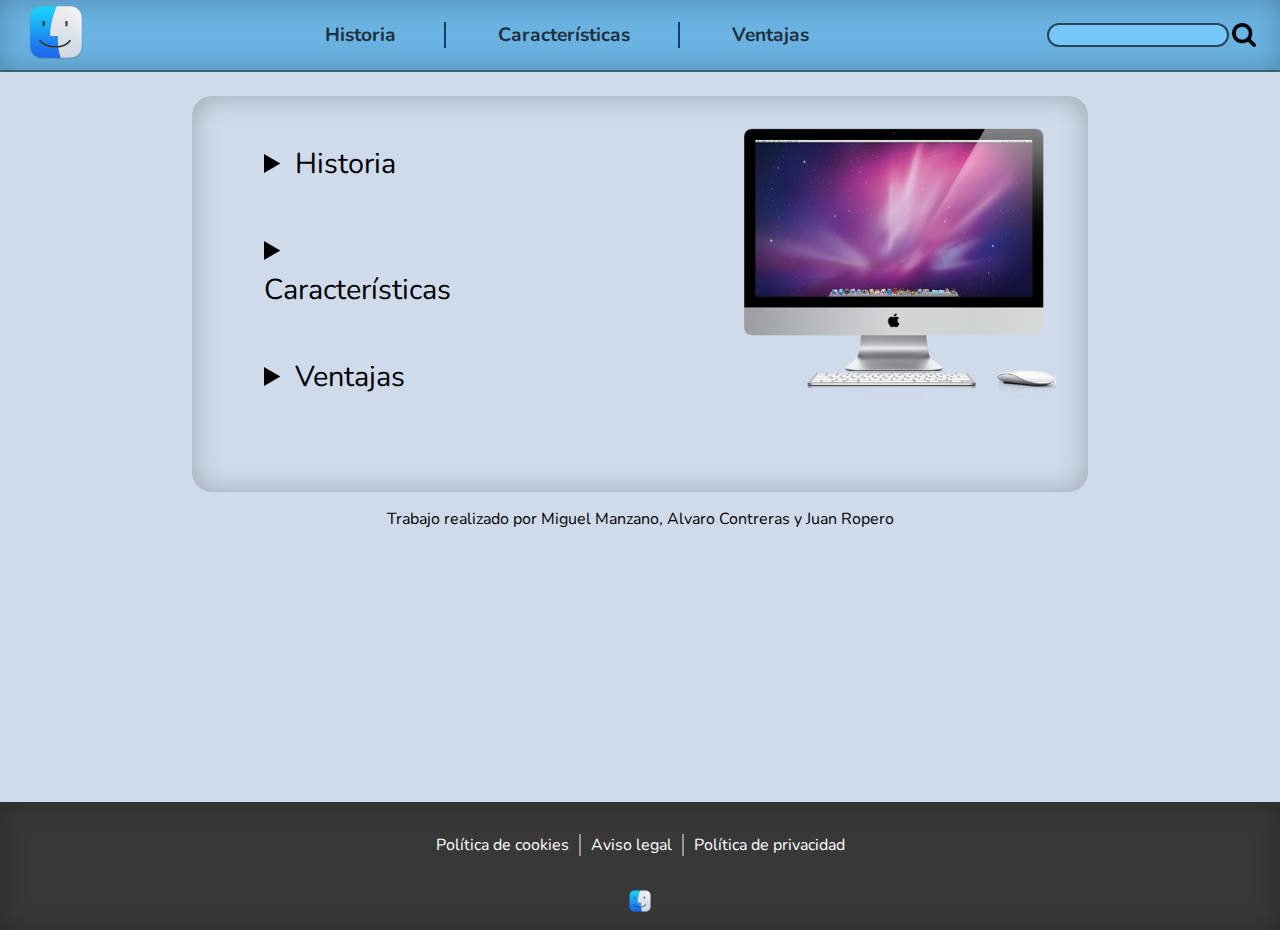
<file: index.html>
<!DOCTYPE html>
<html lang="en">

<head>
    <meta charset="UTF-8">
    <meta http-equiv="X-UA-Compatible" content="IE=edge">
    <meta name="viewport" content="width=device-width, initial-scale=1.0">
    <title>MacOs</title>
    <link rel="stylesheet" href="styles.css">
    <link rel="preconnect" href="https://fonts.googleapis.com">
    <link rel="preconnect" href="https://fonts.gstatic.com" crossorigin>
    <link href="https://fonts.googleapis.com/css2?family=MuseoModerno:wght@700&family=Nunito:wght@300&display=swap"
        rel="stylesheet">
</head>

<body>
    <header>
        <a href="index.html"><img src="img/logo.png" alt="Logo" id="logo"></a>
        <nav>
            <a href="juan.html">Historia</a>
            <a href="alvaro.html">Características</a>
            <a class="sinbarra" href="miguel.html">Ventajas</a>
        </nav>
        <div id="buscador">
            <input type="text">
            <img src="img/lupa.png" alt="Buscador" id="lupa">
        </div>
    </header>
    <main>
        <div id="indice">
            <div id="desplegables">
            <ul>
                    <details>
                        <summary>Historia</summary>
                        <ul>
                            <li>Introducción</li>
                            <li>Evolución</li>
                            <li>Curiosidades</li>
                        </ul>
                    </details>
                    <details>
                        <summary>Características</summary>
                        <ul>
                            <li>Estabilidad</li>
                            <li>Seguridad</li>
                            <li>Diseño</li>
                            <li>Sincronización</li>
                            <li>Aplicaciones preinstaladas</li>
                            <li>Flujo de trabajo</li>
                            <li>Compra de aplicación</li>
                        </ul>
                    </details>
                    <details>
                        <summary>Ventajas</summary>
                        <ul>
                            <li>Mac</li>
                            <li>Windows</li>
                        </ul>
                    </details>
            </ul>
        </div>
        <div id="mac">
            <img src="img/indice.png" alt="Indice">
        </div>
        </div>
        <p class="realizacion">Trabajo realizado por Miguel Manzano, Alvaro Contreras y Juan Ropero</p>
    </main>
    <footer>
        <div class="politica">
            <a href="">Política de cookies</a>
            <a href="">Aviso legal</a>
            <a href="">Política de privacidad</a>
        </div>
        <br>
        <img src="img/logo.png" alt="">
    </footer>
</body>

</html>
</file>
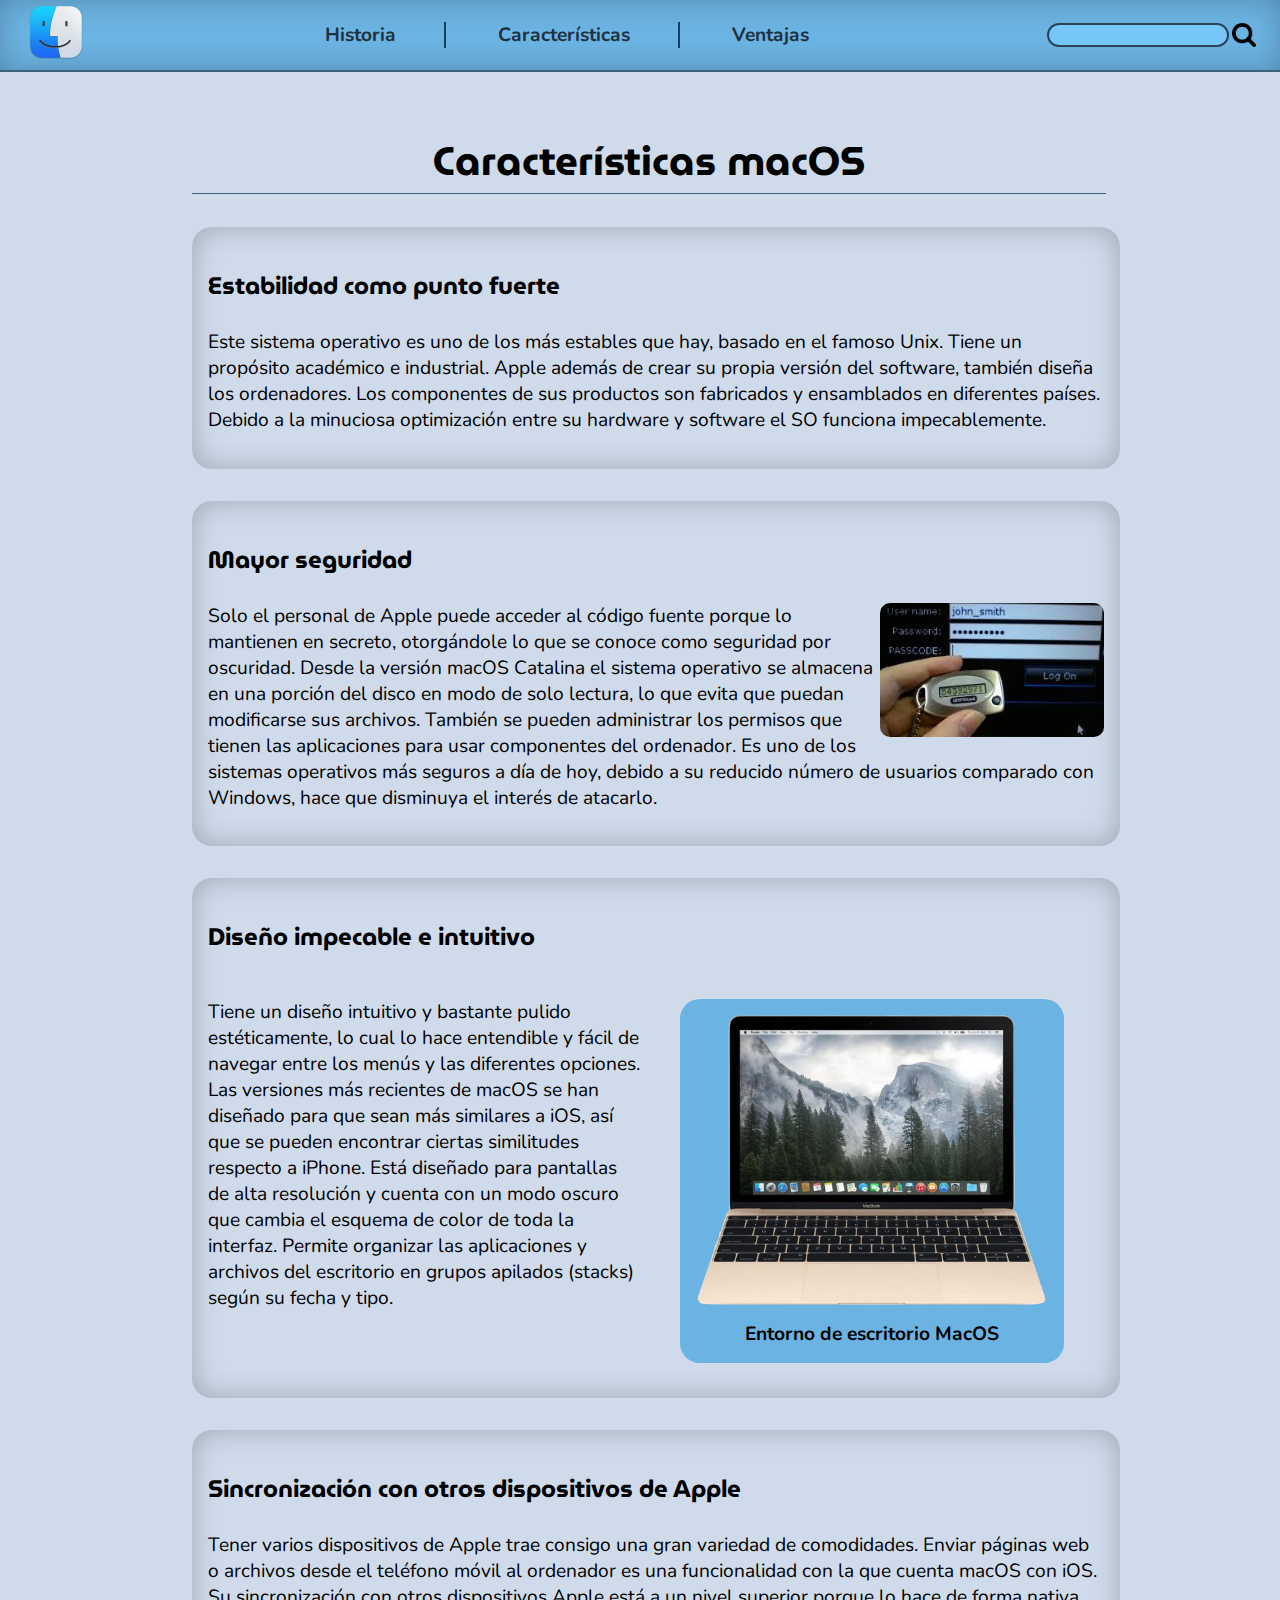
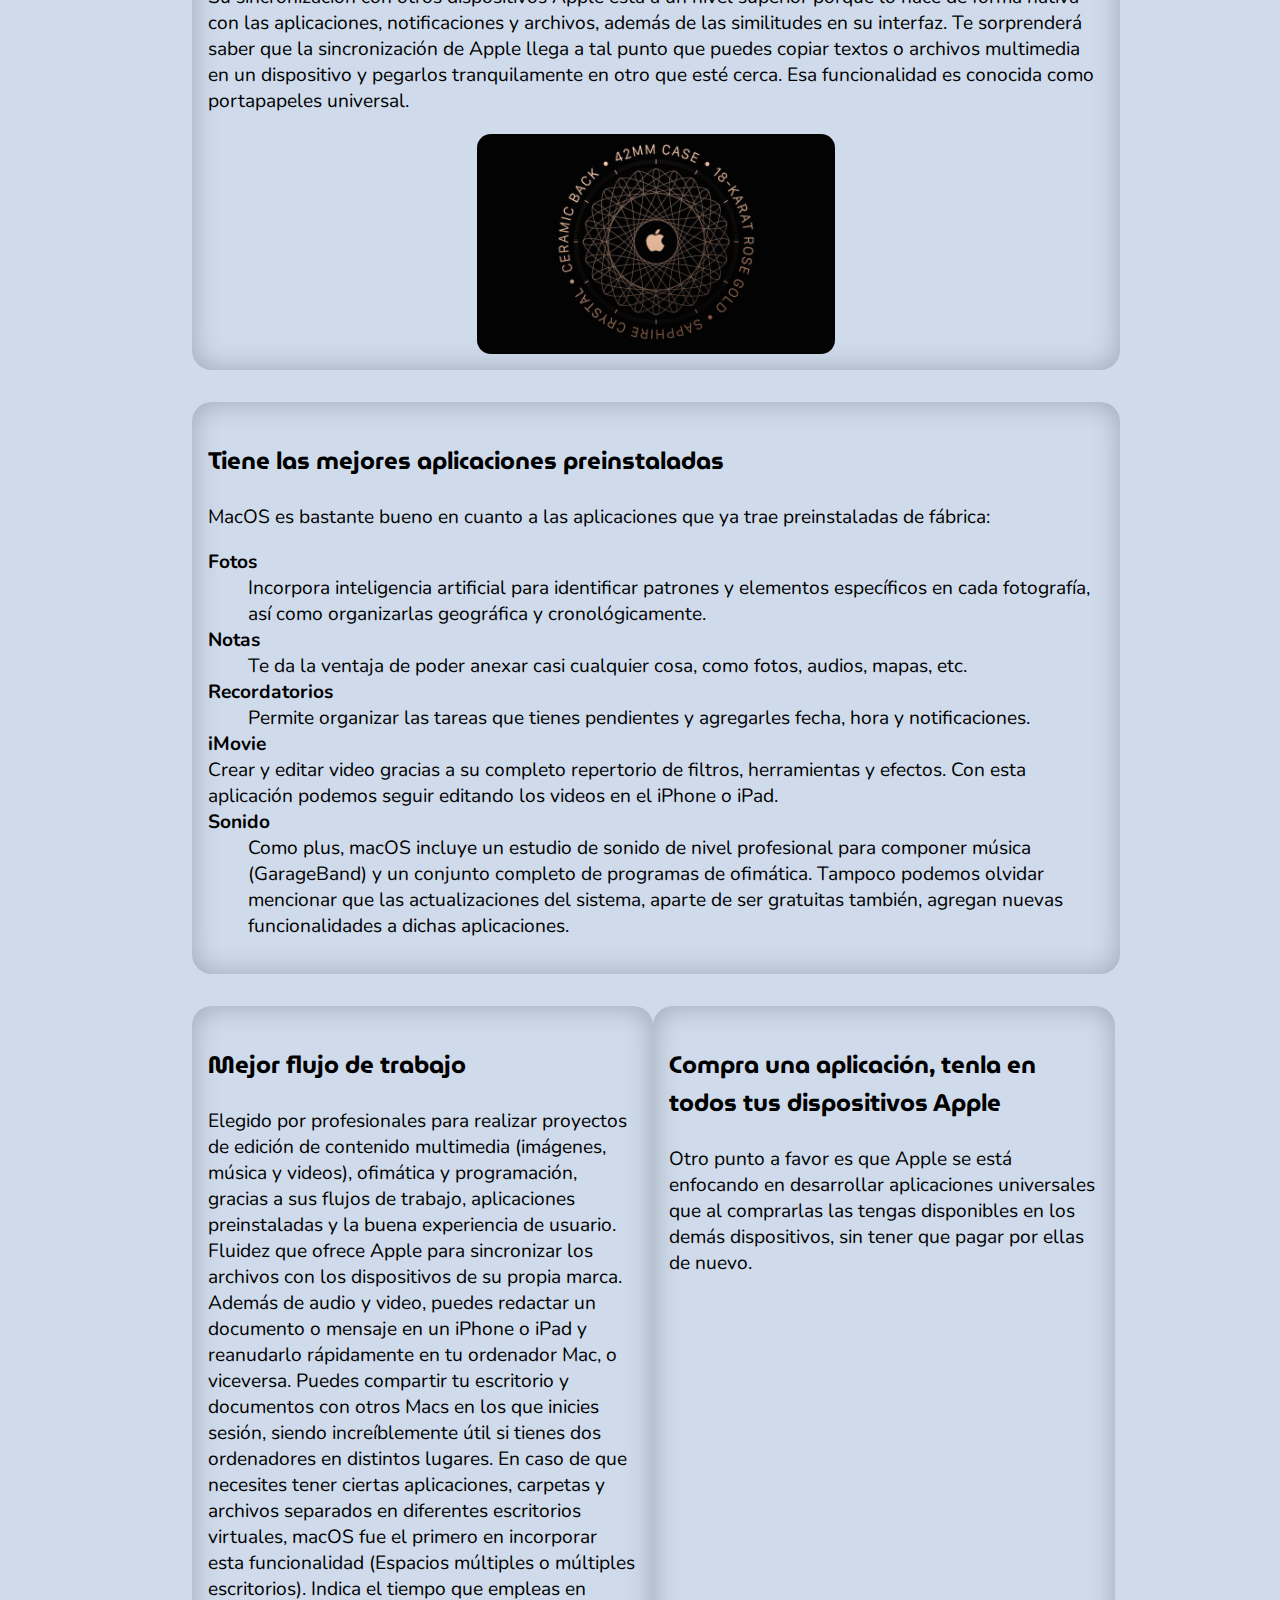
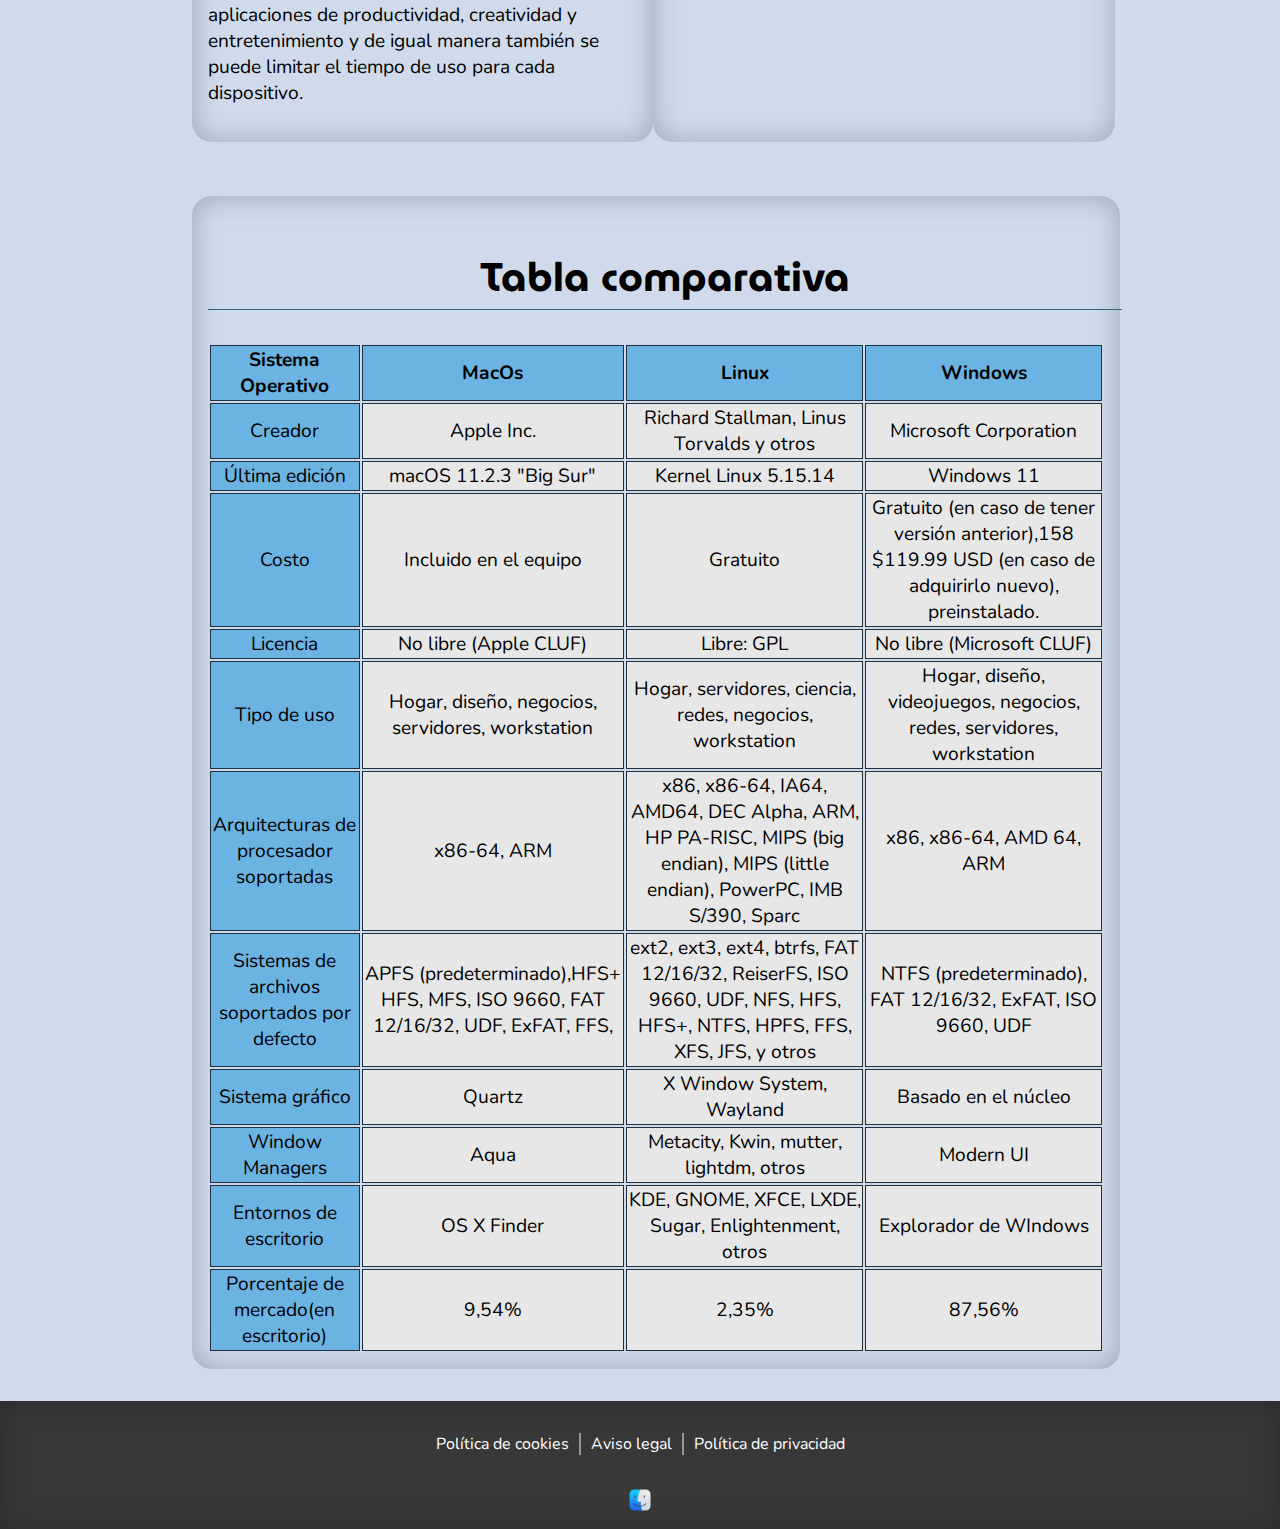
<file: alvaro.html>
<!DOCTYPE html>
<html lang="en">

<head>
    <meta charset="UTF-8">
    <meta http-equiv="X-UA-Compatible" content="IE=edge">
    <meta name="viewport" content="width=device-width, initial-scale=1.0">
    <title>MacOs</title>
    <link rel="stylesheet" href="styles.css">
    <link rel="preconnect" href="https://fonts.googleapis.com">
    <link rel="preconnect" href="https://fonts.gstatic.com" crossorigin>
    <link href="https://fonts.googleapis.com/css2?family=MuseoModerno:wght@700&family=Nunito:wght@300&display=swap"
        rel="stylesheet">
</head>

<body>
    <header>
        <a href="index.html"><img src="img/logo.png" alt="Logo" id="logo"></a>
        <nav>
            <a href="juan.html">Historia</a>
            <a href="alvaro.html">Características</a>
            <a class="sinbarra" href="miguel.html">Ventajas</a>
        </nav>
        <div id="buscador">
            <input type="text">
            <img src="img/lupa.png" alt="Buscador" id="lupa">
        </div>
    </header>
    <main>
        <h2 class="titulo2">Características macOS</h2>

        <div class="todosDivs fuente">
            <h3 class="subtitulo2">Estabilidad como punto fuerte</h3>
            <p>Este sistema operativo es uno de los más estables que hay, basado en el famoso Unix. Tiene un propósito
                académico
                e industrial.
                Apple además de crear su propia versión del software, también diseña los ordenadores.
                Los componentes de sus productos son fabricados y ensamblados en diferentes países.
                Debido a la minuciosa optimización entre su hardware y software el SO funciona impecablemente.</p>
        </div>

        <div id="derecha" class="todosDivs fuente">
            <div>
                <h3 class="subtitulo2">Mayor seguridad</h3>
                <p><img id="seguridad" src="img/seguridad.jpg" alt="Seguridad">Solo el personal de Apple puede acceder
                    al
                    código fuente porque lo mantienen en secreto, otorgándole lo
                    que
                    se
                    conoce como seguridad por oscuridad.
                    Desde la versión macOS Catalina el sistema operativo se almacena en una porción del disco en modo de
                    solo
                    lectura, lo que evita que puedan modificarse sus archivos.
                    También se pueden administrar los permisos que tienen las aplicaciones para usar componentes del
                    ordenador.
                    Es uno de los sistemas operativos más seguros a día de hoy, debido a su reducido número de usuarios
                    comparado
                    con Windows, hace que disminuya el interés de atacarlo.</p>
            </div>

        </div>

        <div id="diseño" class="todosDivs fuente">
            <h3 class="subtitulo2">Diseño impecable e intuitivo</h3>
            <div id="diseño2">
                <p> Tiene un diseño intuitivo y bastante pulido estéticamente, lo cual lo hace entendible y fácil de
                    navegar
                    entre
                    los menús y las diferentes opciones.
                    Las versiones más recientes de macOS se han diseñado para que sean más similares a iOS, así que se
                    pueden
                    encontrar ciertas similitudes respecto a iPhone.
                    Está diseñado para pantallas de alta resolución y cuenta con un modo oscuro que cambia el esquema de
                    color
                    de
                    toda la interfaz.
                    Permite organizar las aplicaciones y archivos del escritorio en grupos apilados (stacks) según su
                    fecha
                    y
                    tipo.
                </p>
                <div>
                    <figure><img id="portatil" src="img/diseño.png" alt="Diseño">
                        <figcaption>Entorno de escritorio MacOS</figcaption>
                    </figure>
                </div>
            </div>
        </div>

        <div class="todosDivs fuente">
            <h3 class="subtitulo2">Sincronización con otros dispositivos de Apple</h3>
            <p>Tener varios dispositivos de Apple trae consigo una gran variedad de comodidades.
                Enviar páginas web o archivos desde el teléfono móvil al ordenador es una funcionalidad con la que
                cuenta
                macOS
                con iOS.
                Su sincronización con otros dispositivos Apple está a un nivel superior porque lo hace de forma nativa
                con
                las
                aplicaciones, notificaciones y archivos, además de las similitudes en su interfaz.
                Te sorprenderá saber que la sincronización de Apple llega a tal punto que puedes copiar textos o
                archivos
                multimedia en un dispositivo y pegarlos tranquilamente en otro que esté cerca.
                Esa funcionalidad es conocida como portapapeles universal.</p>
            <div id="sincronizacion">
                <img src="img/sincronizacion.jpg" alt="Sincronización">
            </div>
        </div>

        <div class="todosDivs fuente">
            <h3 class="subtitulo2">Tiene las mejores aplicaciones preinstaladas</h3>
            <p>MacOS es bastante bueno en cuanto a las aplicaciones que ya trae preinstaladas de fábrica:
            <dl>
                <dt>Fotos</dt>
                <dd>Incorpora inteligencia artificial para identificar patrones y elementos específicos en cada
                    fotografía,
                    así como organizarlas geográfica y cronológicamente.</dd>
                <dt>Notas</dt>
                <dd>Te da la ventaja de poder anexar casi cualquier cosa, como fotos, audios, mapas, etc.</dd>
                <dt>Recordatorios</dt>
                <dd>Permite organizar las tareas que tienes pendientes y agregarles fecha, hora y notificaciones.</dd>
                <dt>iMovie</dt>
                <dl>Crear y editar video gracias a su completo repertorio de filtros, herramientas y efectos. Con esta
                    aplicación podemos seguir editando los videos en el iPhone o iPad.</dl>
                <dt>Sonido</dt>
                <dd>Como plus, macOS incluye un estudio de sonido de nivel profesional para componer música (GarageBand)
                    y
                    un
                    conjunto completo de programas de ofimática.
                    Tampoco podemos olvidar mencionar que las actualizaciones del sistema, aparte de ser gratuitas
                    también,
                    agregan
                    nuevas funcionalidades a dichas aplicaciones.</dd>
        </div>

        <div class="mitad fuente">
            <div class="todosDivs">
                <h3 class="subtitulo2">Mejor flujo de trabajo</h3>
                <p>Elegido por profesionales para realizar proyectos de edición de contenido multimedia (imágenes,
                    música y
                    videos),
                    ofimática y programación, gracias a sus flujos de trabajo, aplicaciones preinstaladas y la buena
                    experiencia de
                    usuario.
                    Fluidez que ofrece Apple para sincronizar los archivos con los dispositivos de su propia marca.
                    Además de audio y video, puedes redactar un documento o mensaje en un iPhone o iPad y reanudarlo
                    rápidamente en
                    tu ordenador Mac, o viceversa.
                    Puedes compartir tu escritorio y documentos con otros Macs en los que inicies sesión, siendo
                    increíblemente útil
                    si tienes dos ordenadores en distintos lugares.
                    En caso de que necesites tener ciertas aplicaciones, carpetas y archivos separados en diferentes
                    escritorios
                    virtuales, macOS fue el primero en incorporar esta funcionalidad (Espacios múltiples o múltiples
                    escritorios).
                    Indica el tiempo que empleas en aplicaciones de productividad, creatividad y entretenimiento y de
                    igual
                    manera
                    también se puede limitar el tiempo de uso para cada dispositivo.</p>
            </div>

            <div class="todosDivs">
                <h3 class="subtitulo2">Compra una aplicación, tenla en todos tus dispositivos Apple</h3>
                <p>Otro punto a favor es que Apple se está enfocando en desarrollar aplicaciones universales que al
                    comprarlas las
                    tengas disponibles en los demás dispositivos, sin tener que pagar por ellas de nuevo.</p>
            </div>
        </div>

        <br>

        <div class="todosDivs" class="titulo2">
            <h2 class="titulo2">Tabla comparativa</h2>
            <table id="tabla">
                <tr>
                    <th>Sistema Operativo</th>
                    <th>MacOs</th>
                    <th>Linux</th>
                    <th>Windows</th>
                </tr>
                <tr>
                    <td class="titular">Creador</td>
                    <td>Apple Inc.</td>
                    <td>Richard Stallman, Linus Torvalds y otros</td>
                    <td>Microsoft Corporation</td>
                </tr>
                <tr>
                    <td class="titular">Última edición</td>
                    <td>macOS 11.2.3 "Big Sur"</td>
                    <td>Kernel Linux 5.15.14</td>
                    <td>Windows 11</td>
                </tr>
                <tr>
                    <td class="titular">Costo</td>
                    <td>Incluido en el equipo</td>
                    <td>Gratuito</td>
                    <td>Gratuito (en caso de tener versión anterior),158​ $119.99 USD (en caso de adquirirlo nuevo),
                        preinstalado.</td>
                </tr>
                <tr>
                    <td class="titular">Licencia</td>
                    <td>No libre (Apple CLUF)</td>
                    <td>Libre: GPL</td>
                    <td>No libre (Microsoft CLUF)</td>
                </tr>
                <tr>
                    <td class="titular">Tipo de uso</td>
                    <td>Hogar, diseño, negocios, servidores, workstation</td>
                    <td>Hogar, servidores, ciencia, redes, negocios, workstation</td>
                    <td>Hogar, diseño, videojuegos, negocios, redes, servidores, workstation</td>
                </tr>
                <tr>
                    <td class="titular">Arquitecturas de procesador soportadas</td>
                    <td>x86-64, ARM</td>
                    <td>x86, x86-64, IA64, AMD64, DEC Alpha, ARM, HP PA-RISC, MIPS (big endian), MIPS (little endian),
                        PowerPC,
                        IMB S/390, Sparc</td>
                    <td>x86, x86-64, AMD 64, ARM</td>
                </tr>
                <tr>
                    <td class="titular">Sistemas de archivos soportados por defecto</td>
                    <td>APFS (predeterminado),HFS+ HFS, MFS, ISO 9660, FAT 12/16/32, UDF, ExFAT, FFS,</td>
                    <td>ext2, ext3, ext4, btrfs, FAT 12/16/32, ReiserFS, ISO 9660, UDF, NFS, HFS, HFS+, NTFS, HPFS, FFS,
                        XFS,
                        JFS, y otros</td>
                    <td>NTFS (predeterminado), FAT 12/16/32, ExFAT, ISO 9660, UDF</td>
                </tr>
                <tr>
                    <td class="titular">Sistema gráfico</td>
                    <td>Quartz</td>
                    <td>X Window System, Wayland</td>
                    <td>Basado en el núcleo</td>
                </tr>
                <tr>
                    <td class="titular">Window Managers</td>
                    <td>Aqua</td>
                    <td>Metacity, Kwin, mutter, lightdm, otros</td>
                    <td>Modern UI</td>
                </tr>
                <tr>
                    <td class="titular">Entornos de escritorio</td>
                    <td>OS X Finder</td>
                    <td>KDE, GNOME, XFCE, LXDE, Sugar, Enlightenment, otros</td>
                    <td>Explorador de WIndows</td>
                </tr>
                <tr>
                    <td class="titular">Porcentaje de mercado(en escritorio)</td>
                    <td>9,54%</td>
                    <td>2,35%</td>
                    <td>87,56%</td>
                </tr>
        </div>
        </table>
    </main>
    <footer>
        <div class="politica">
            <a href="">Política de cookies</a>
            <a href="">Aviso legal</a>
            <a href="">Política de privacidad</a>
        </div>
        <br>
        <img src="img/logo.png" alt="">
    </footer>
</body>

</html>
</file>
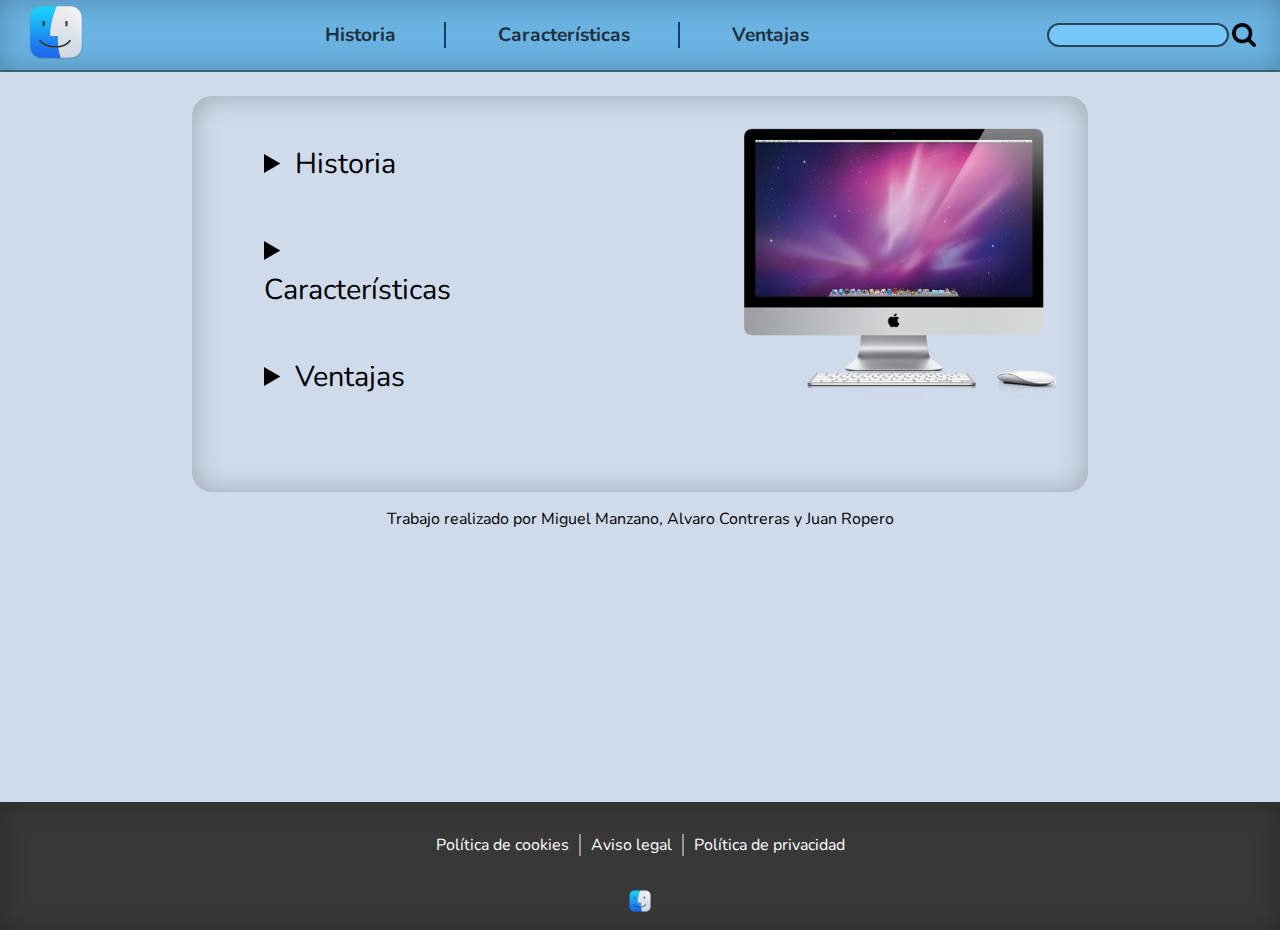
<file: inicio.html>
<!DOCTYPE html>
<html lang="en">

<head>
    <meta charset="UTF-8">
    <meta http-equiv="X-UA-Compatible" content="IE=edge">
    <meta name="viewport" content="width=device-width, initial-scale=1.0">
    <title>MacOs</title>
    <link rel="stylesheet" href="styles.css">
    <link rel="preconnect" href="https://fonts.googleapis.com">
    <link rel="preconnect" href="https://fonts.gstatic.com" crossorigin>
    <link href="https://fonts.googleapis.com/css2?family=MuseoModerno:wght@700&family=Nunito:wght@300&display=swap"
        rel="stylesheet">
</head>

<body>
    <header>
        <a href="inicio.html"><img src="img/logo.png" alt="Logo" id="logo"></a>
        <nav>
            <a href="juan.html">Historia</a>
            <a href="alvaro.html">Características</a>
            <a class="sinbarra" href="miguel.html">Ventajas</a>
        </nav>
        <div id="buscador">
            <input type="text">
            <img src="img/lupa.png" alt="Buscador" id="lupa">
        </div>
    </header>
    <main>
        <div id="indice">
            <div id="desplegables">
            <ul>
                    <details>
                        <summary>Historia</summary>
                        <ul>
                            <li>Introducción</li>
                            <li>Evolución</li>
                            <li>Curiosidades</li>
                        </ul>
                    </details>
                    <details>
                        <summary>Características</summary>
                        <ul>
                            <li>Estabilidad</li>
                            <li>Seguridad</li>
                            <li>Diseño</li>
                            <li>Sincronización</li>
                            <li>Aplicaciones preinstaladas</li>
                            <li>Flujo de trabajo</li>
                            <li>Compra de aplicación</li>
                        </ul>
                    </details>
                    <details>
                        <summary>Ventajas</summary>
                        <ul>
                            <li>Mac</li>
                            <li>Windows</li>
                        </ul>
                    </details>
            </ul>
        </div>
        <div id="mac">
            <img src="img/indice.png" alt="Indice">
        </div>
        </div>
        <p class="realizacion">Trabajo realizado por Miguel Manzano, Alvaro Contreras y Juan Ropero</p>
    </main>
    <footer>
        <div class="politica">
            <a href="">Política de cookies</a>
            <a href="">Aviso legal</a>
            <a href="">Política de privacidad</a>
        </div>
        <br>
        <img src="img/logo.png" alt="">
    </footer>
</body>

</html>
</file>
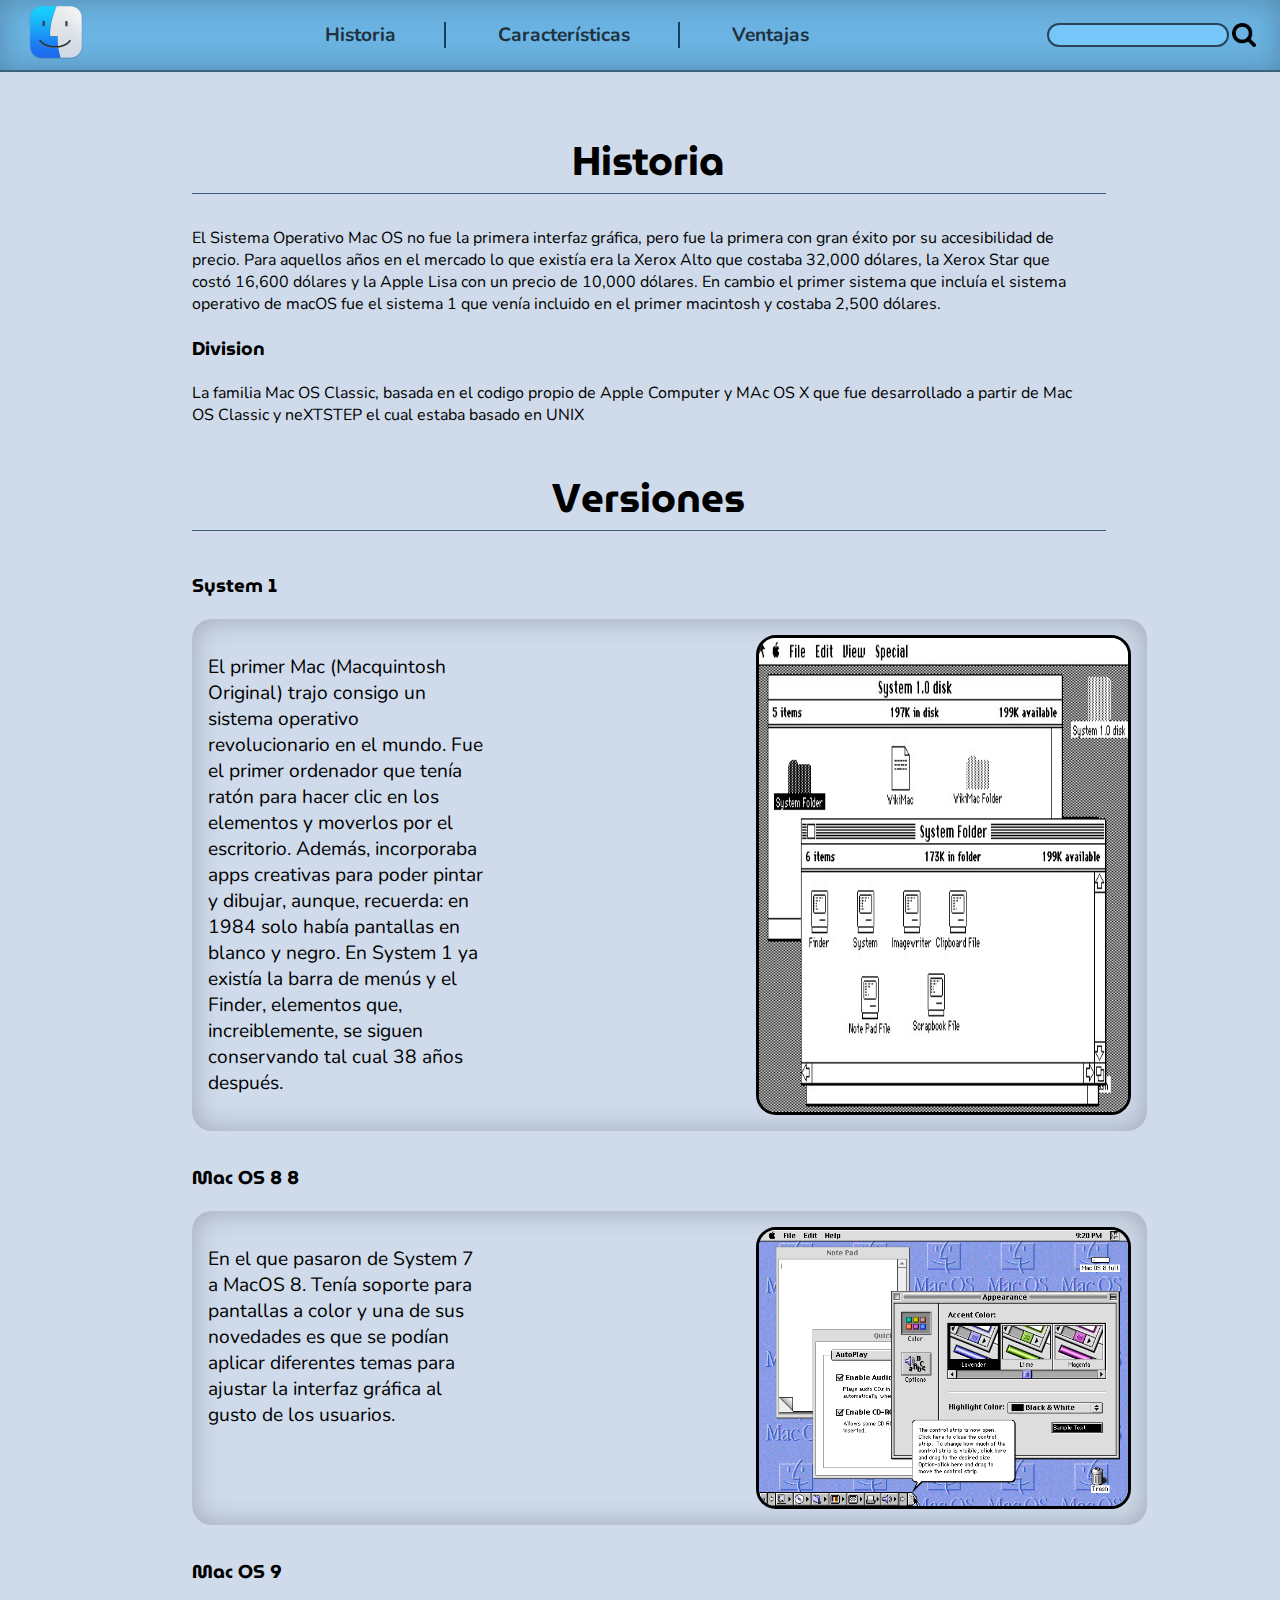
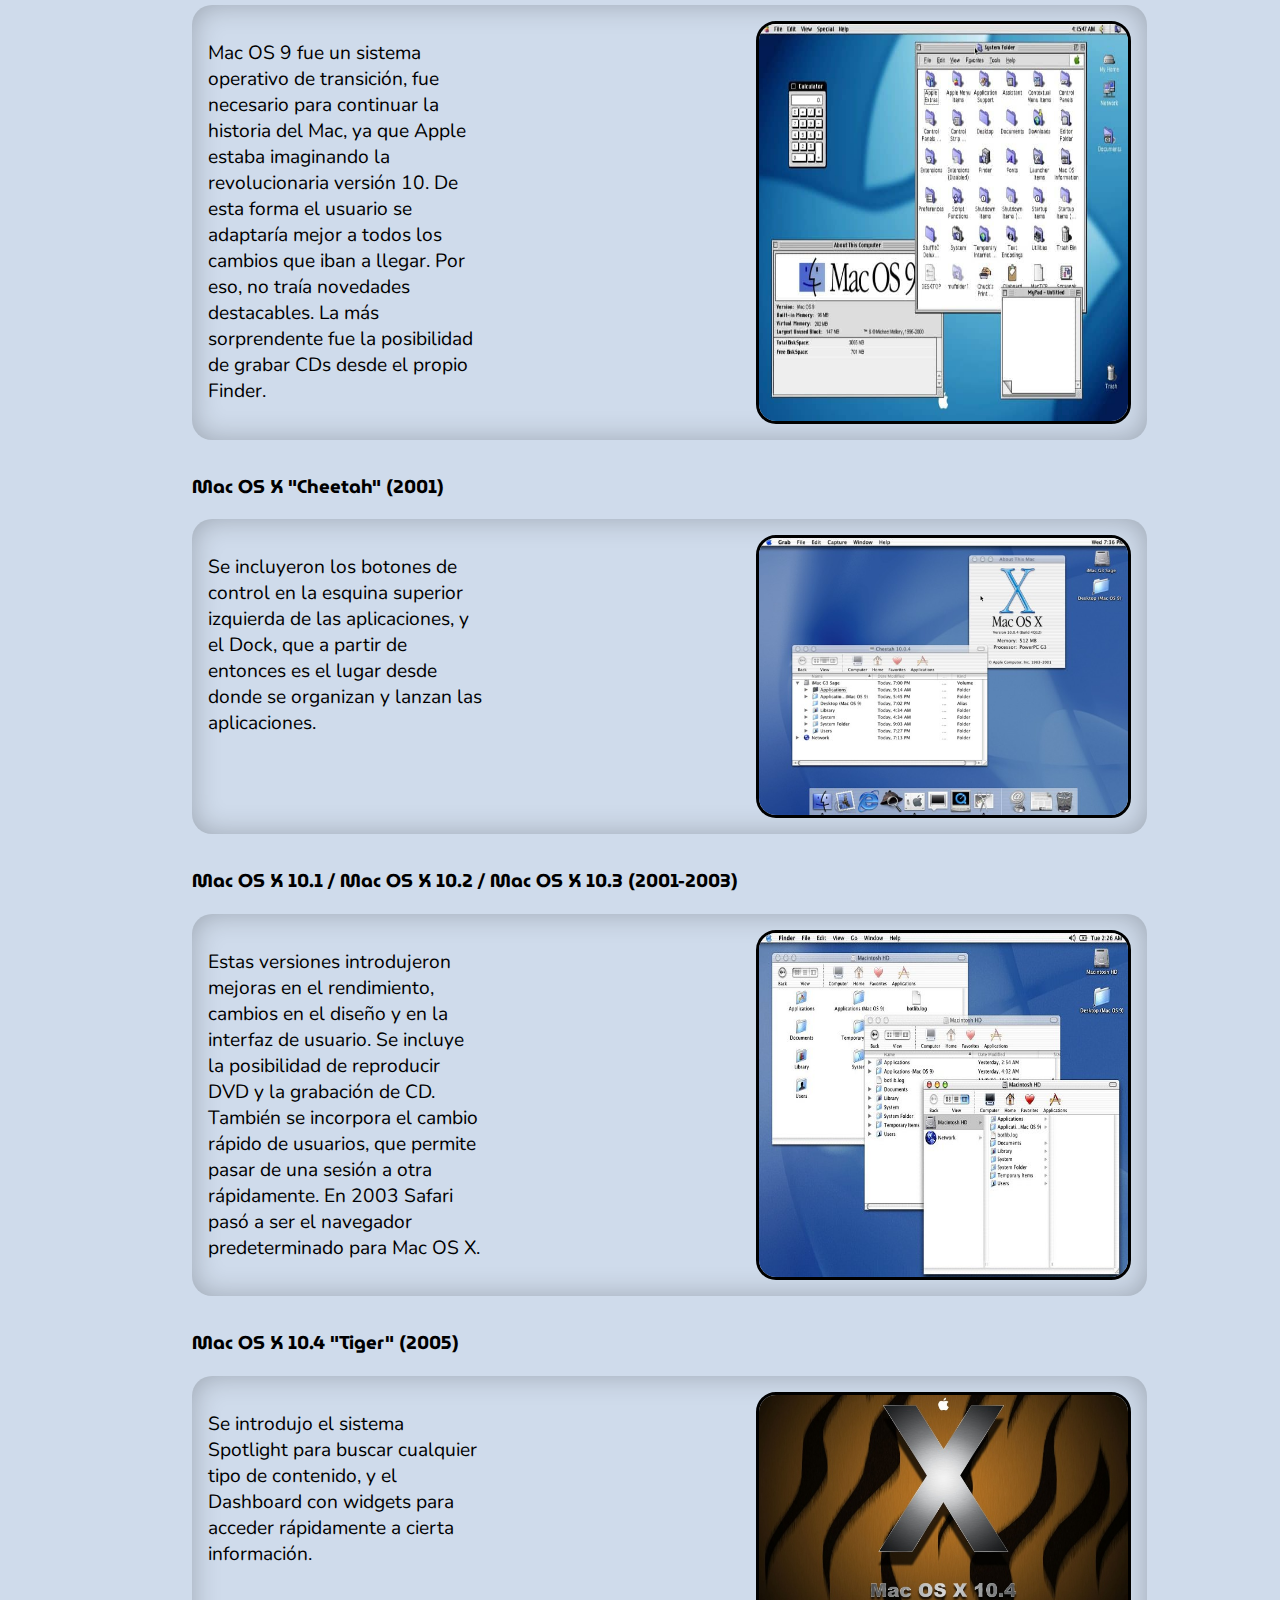
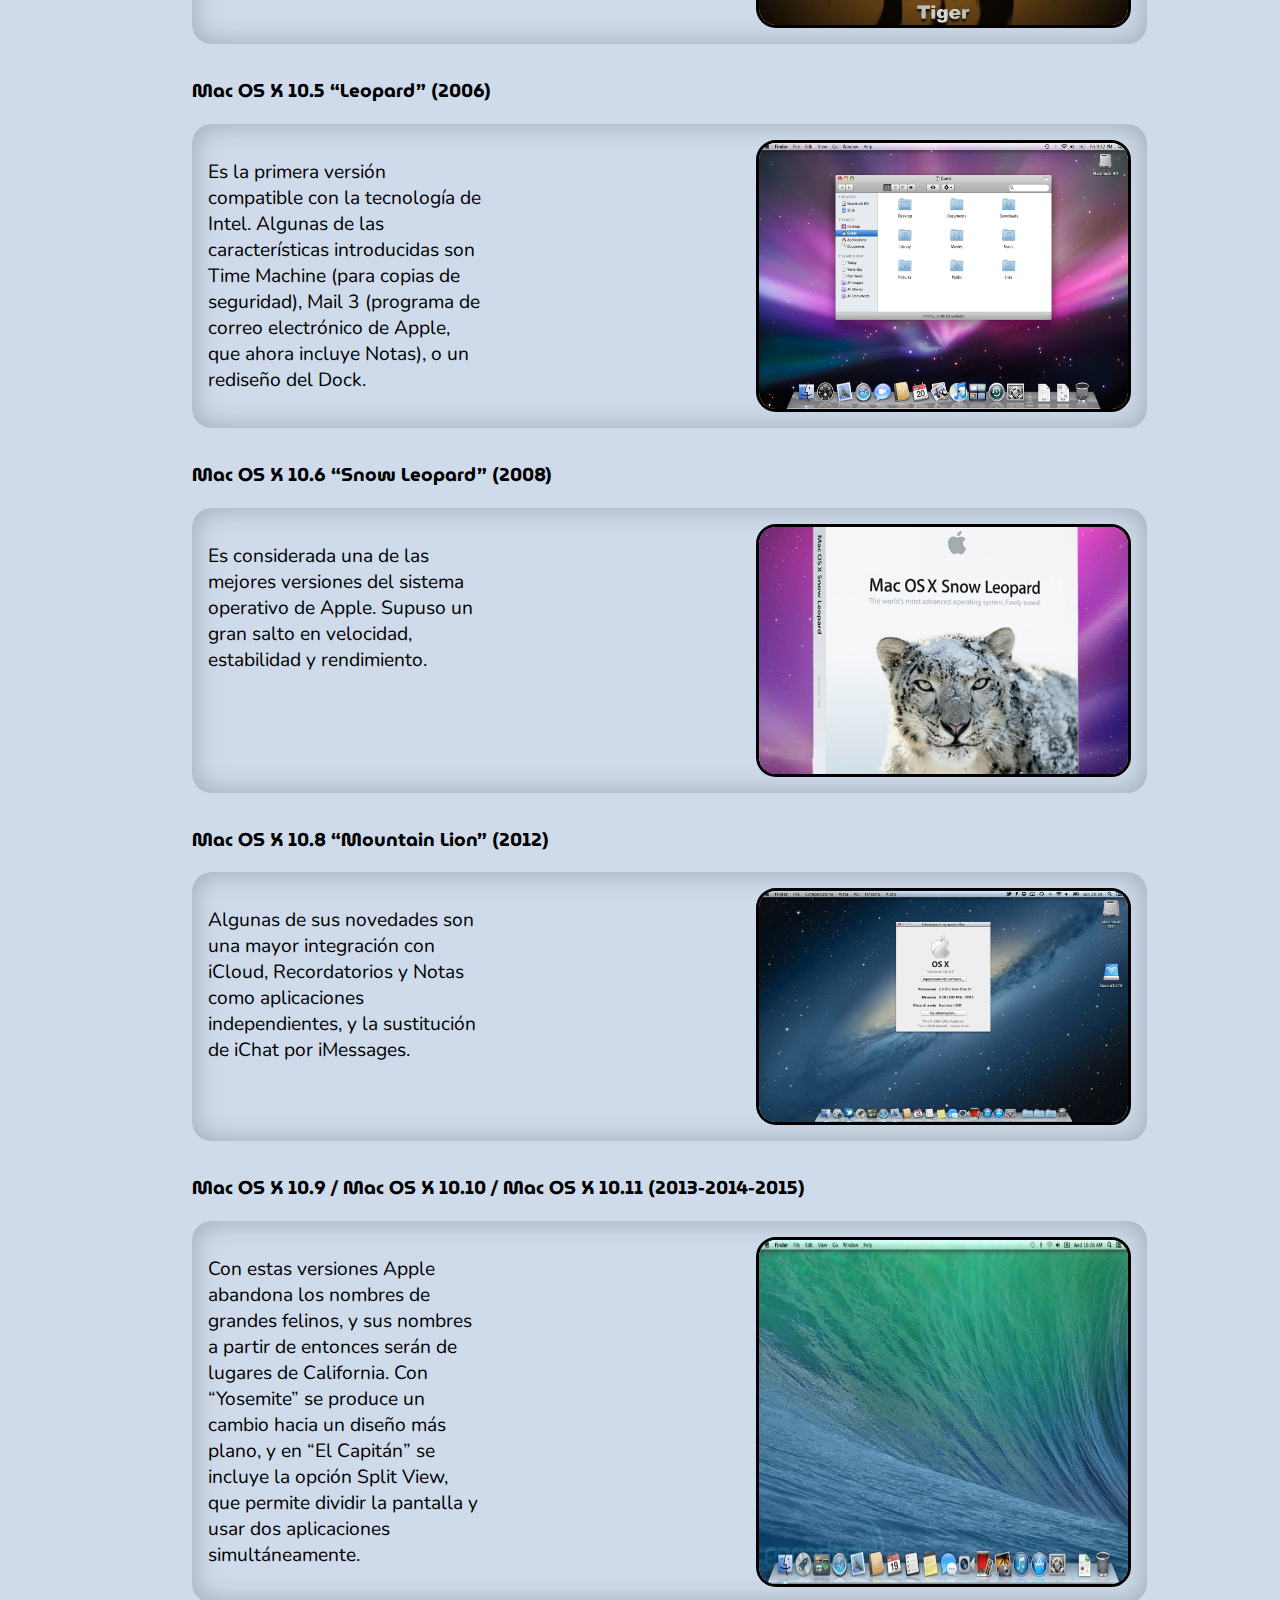
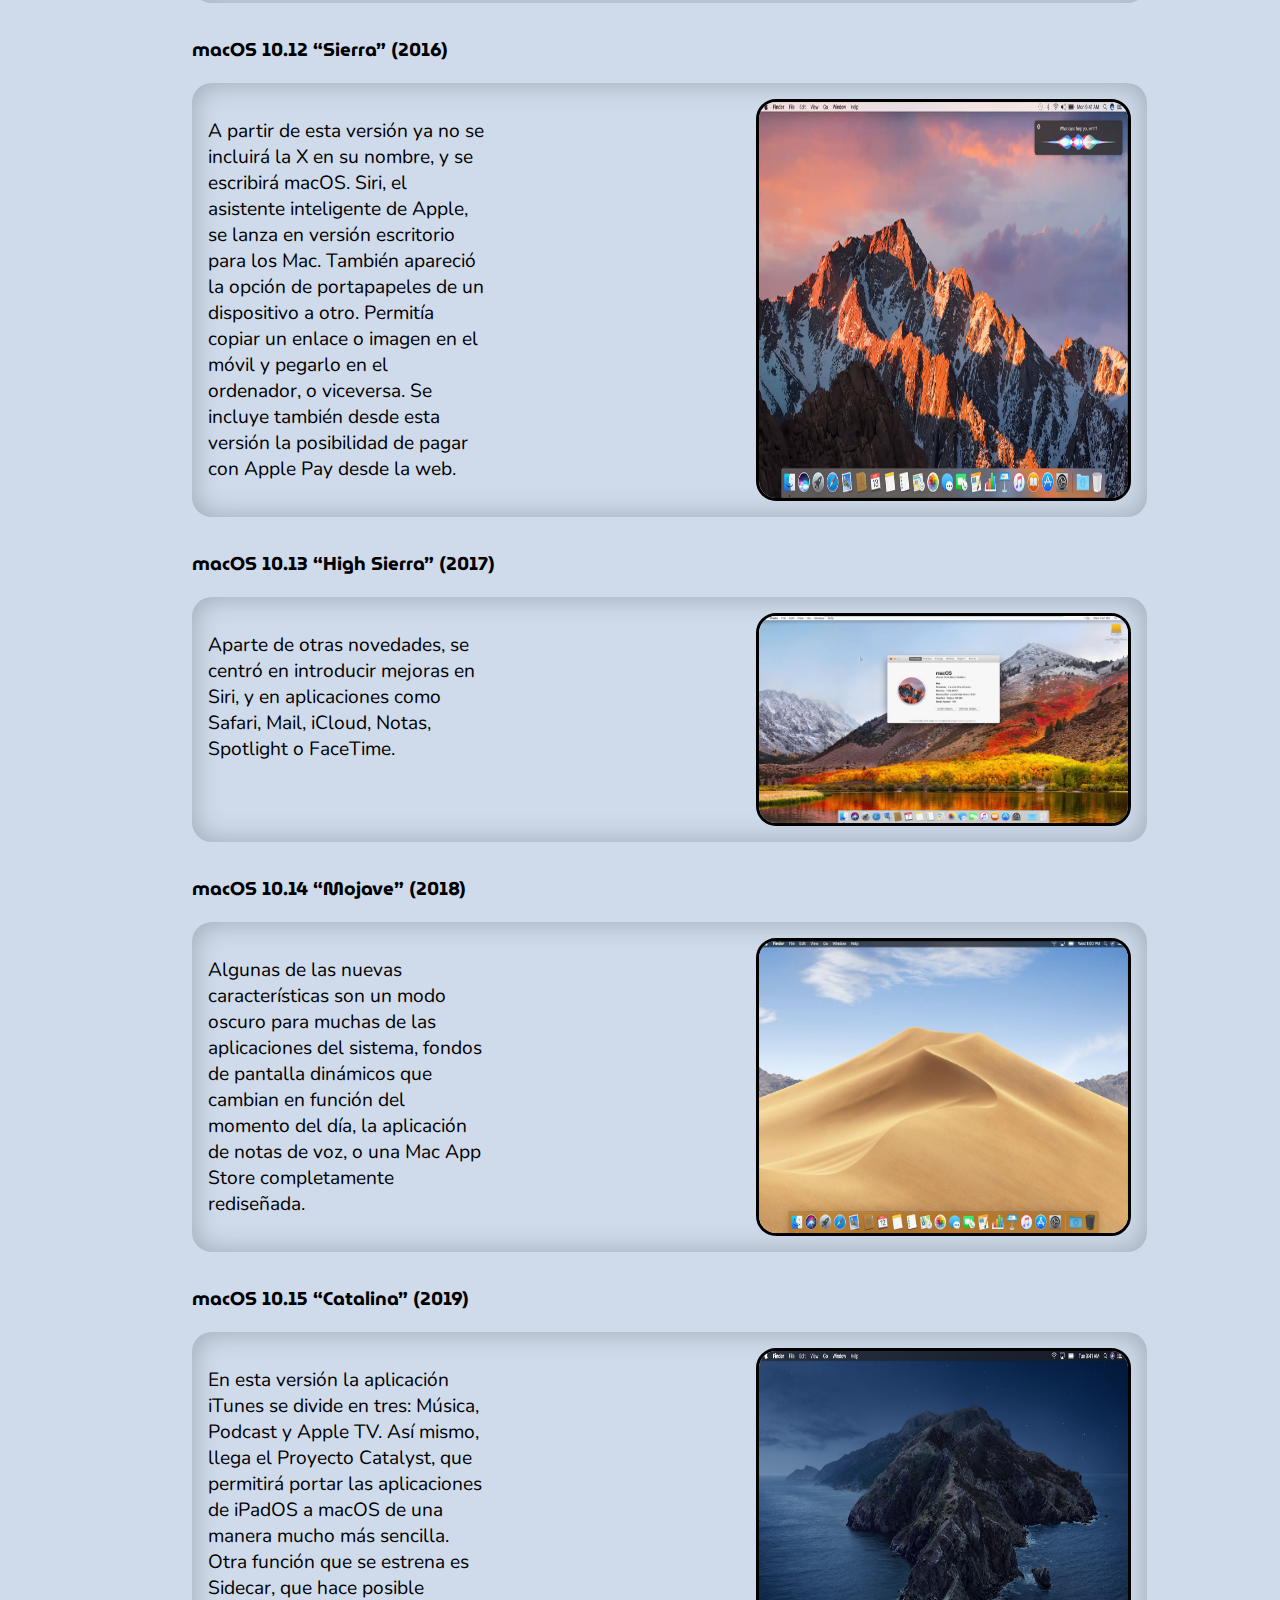
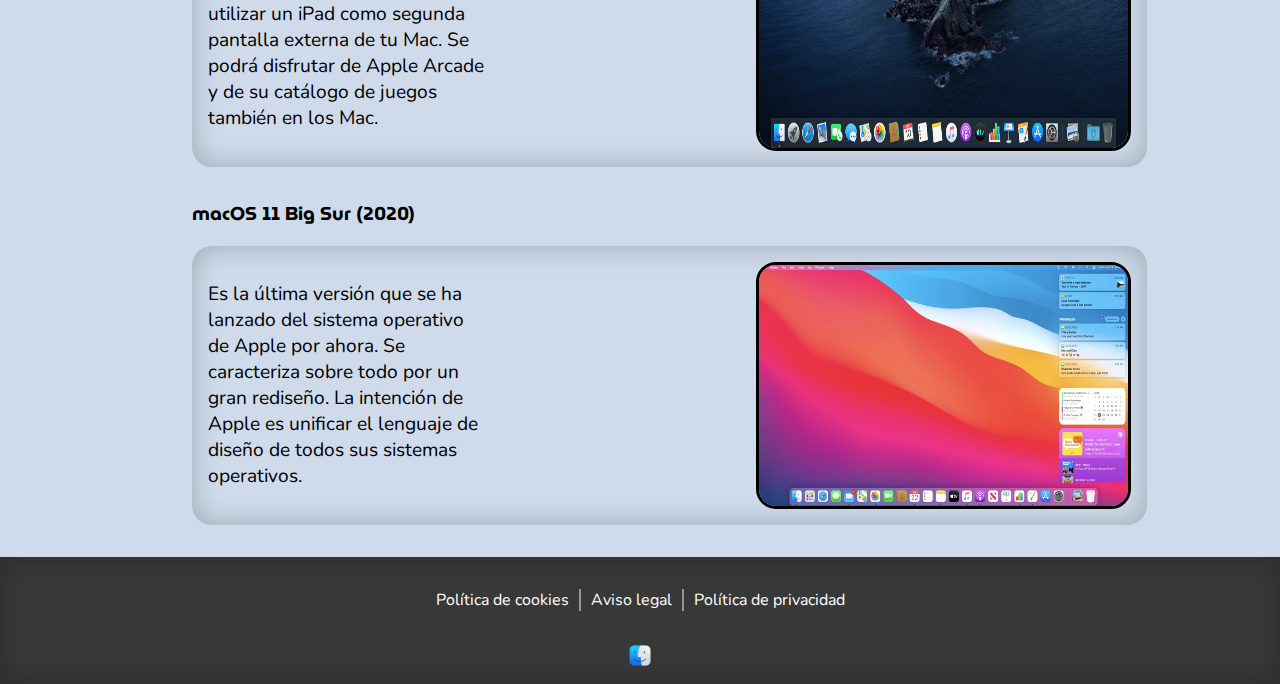
<file: juan.html>
<!DOCTYPE html>
<html lang="en">

<head>
    <meta charset="UTF-8">
    <meta http-equiv="X-UA-Compatible" content="IE=edge">
    <meta name="viewport" content="width=device-width, initial-scale=1.0">
    <title>MacOs</title>
    <link rel="stylesheet" href="styles.css">
    <link rel="preconnect" href="https://fonts.googleapis.com">
    <link rel="preconnect" href="https://fonts.gstatic.com" crossorigin>
    <link href="https://fonts.googleapis.com/css2?family=MuseoModerno:wght@700&family=Nunito:wght@300&display=swap"
        rel="stylesheet">
</head>

<body>
    <header>
        <a href="index.html"><img src="img/logo.png" alt="Logo" id="logo"></a>
        <nav>
            <a href="juan.html">Historia</a>
            <a href="alvaro.html">Características</a>
            <a class="sinbarra" href="miguel.html">Ventajas</a>
        </nav>
        <div id="buscador">
            <input type="text">
            <img src="img/lupa.png" alt="Buscador" id="lupa">
        </div>
    </header>
    <main>
        <h2 class="titulo2">Historia</h2>
        <p>El Sistema Operativo Mac OS no fue la primera interfaz gráfica, pero fue la primera con gran éxito por su
            accesibilidad de precio.
            Para aquellos años en el mercado lo que existía era la Xerox Alto que costaba 32,000 dólares, la Xerox Star
            que
            costó 16,600 dólares y la Apple Lisa con un precio de 10,000 dólares. En cambio el primer sistema que
            incluía el
            sistema operativo de macOS fue el sistema 1 que venía incluido en el primer macintosh y costaba 2,500
            dólares.
        </p>
        <h3 >Division</h3>
        <p>La familia Mac OS Classic, basada en el codigo propio de Apple Computer y MAc OS X que fue desarrollado a partir de Mac OS Classic y neXTSTEP el cual estaba basado en UNIX</p>
        <h3 class="titulo2">Versiones</h3>
        <h3 >System 1</h3>
        <div class="cincuenta todosDivs">
            <p>El primer Mac (Macquintosh Original) trajo consigo un sistema operativo revolucionario en el mundo. Fue
                el
                primer ordenador que tenía ratón para hacer clic en los elementos y moverlos por el escritorio. Además,
                incorporaba apps creativas para poder pintar y dibujar, aunque, recuerda: en 1984 solo había pantallas
                en
                blanco y negro. En System 1 ya existía la barra de menús y el Finder, elementos que, increiblemente, se
                siguen conservando tal cual 38 años después.</p>
            <img src="img/System1.jpg" alt="">
        </div>
        <h3>Mac OS 8 8</h3>
        <div class="cincuenta todosDivs">
            <p>En el que pasaron de System 7 a MacOS 8. Tenía soporte para pantallas a color y una de sus novedades es
                que
                se podían aplicar diferentes temas para ajustar la interfaz gráfica al gusto de los usuarios.</p>
            <img src="img/macOS_8.png" alt="">
        </div>
        <h3>Mac OS 9</h3>
        <div class="cincuenta todosDivs">
            <p>Mac OS 9 fue un sistema operativo de transición, fue necesario para continuar la historia del Mac, ya que
                Apple estaba imaginando la revolucionaria versión 10. De esta forma el usuario se adaptaría mejor a
                todos
                los cambios que iban a llegar. Por eso, no traía novedades destacables. La más sorprendente fue la
                posibilidad de grabar CDs desde el propio Finder.</p>
            <img src="img/macOS_9.jpg" alt="">
        </div>
        <h3>Mac OS X "Cheetah" (2001)</h3>
        <div class="cincuenta todosDivs">
            <p>Se incluyeron los botones de control en la esquina superior izquierda de las aplicaciones, y el Dock, que
                a
                partir de entonces es el lugar desde donde se organizan y lanzan las aplicaciones.
            </p>
            <img src="img/10.0.jpg" alt="Bobo">
        </div>
        <h3>Mac OS X 10.1 / Mac OS X 10.2 / Mac OS X 10.3 (2001-2003)</h3>
        <div class="cincuenta todosDivs">
            <p>Estas versiones introdujeron mejoras en el rendimiento, cambios en el diseño y en la interfaz de usuario.
                Se
                incluye la posibilidad de reproducir DVD y la grabación de CD. También se incorpora el cambio rápido de
                usuarios, que permite pasar de una sesión a otra rápidamente. En 2003 Safari pasó a ser el navegador
                predeterminado para Mac OS X.</p>
            <img src="img/54648e1f0df22cdffb3e428c8c196fe83cca11516a49b6b078c32baa0e1053bf.jpg" alt="">
        </div>
        <h3>Mac OS X 10.4 "Tiger" (2005)</h3>
        <div class="cincuenta todosDivs">
            <p>Se introdujo el sistema Spotlight para buscar cualquier tipo de contenido, y el Dashboard con widgets
                para
                acceder rápidamente a cierta información.</p>
            <img src="img/mac-os-x-tiger-wallpapers-1.jpg" alt="">
        </div>
        <h3>Mac OS X 10.5 “Leopard” (2006)</h3>
        <div class="cincuenta todosDivs">
            <p>Es la primera versión compatible con la tecnología de Intel. Algunas de las características introducidas
                son
                Time Machine (para copias de seguridad), Mail 3 (programa de correo electrónico de Apple, que ahora
                incluye
                Notas), o un rediseño del Dock.</p>
            <img src="img/leopard_desktop.png" alt="">
        </div>
        <h3>Mac OS X 10.6 “Snow Leopard” (2008)</h3>
        <div class="cincuenta todosDivs">
            <p>Es considerada una de las mejores versiones del sistema operativo de Apple. Supuso un gran salto en
                velocidad, estabilidad y rendimiento.</p>
            <img src="img/1366_2000.jpg" alt="">
        </div>
        <h3>Mac OS X 10.8 “Mountain Lion” (2012)</h3>
        <div class="cincuenta todosDivs">
            <p>Algunas de sus novedades son una mayor integración con iCloud, Recordatorios y Notas como aplicaciones
                independientes, y la sustitución de iChat por iMessages.</p>
            <img src="img/Osx_1083.jpg" alt="">
        </div>
        <h3>Mac OS X 10.9 / Mac OS X 10.10 / Mac OS X 10.11 (2013-2014-2015)</h3>
        <div class="cincuenta todosDivs">
            <p>Con estas versiones Apple abandona los nombres de grandes felinos, y sus nombres a partir de entonces
                serán
                de lugares de California. Con “Yosemite” se produce un cambio hacia un diseño más plano, y en “El
                Capitán”
                se incluye la opción Split View, que permite dividir la pantalla y usar dos aplicaciones
                simultáneamente.
            </p>
            <img src="img/mavericks.jpg" alt="">
        </div>
        <h3>macOS 10.12 “Sierra” (2016)</h3>
        <div class="cincuenta todosDivs">
            <p>A partir de esta versión ya no se incluirá la X en su nombre, y se escribirá macOS. Siri, el asistente
                inteligente de Apple, se lanza en versión escritorio para los Mac. También apareció la opción de
                portapapeles de un dispositivo a otro. Permitía copiar un enlace o imagen en el móvil y pegarlo en el
                ordenador, o viceversa. Se incluye también desde esta versión la posibilidad de pagar con Apple Pay
                desde la
                web.</p>
            <img src="img/1366_2000 (1).jpg" alt="">
        </div>
        <h3>macOS 10.13 “High Sierra” (2017)</h3>
        <div class="cincuenta todosDivs">
            <p>Aparte de otras novedades, se centró en introducir mejoras en Siri, y en aplicaciones como Safari, Mail,
                iCloud, Notas, Spotlight o FaceTime.</p>
            <img src="img/Macos-high-sierra-0.jpg" alt="">
        </div>
        <h3>macOS 10.14 “Mojave” (2018)</h3>
        <div class="cincuenta todosDivs">
            <p>Algunas de las nuevas características son un modo oscuro para muchas de las aplicaciones del sistema,
                fondos
                de pantalla dinámicos que cambian en función del momento del día, la aplicación de notas de voz, o una
                Mac
                App Store completamente rediseñada.
            </p>
            <img src="img/macos-mojave-24517-2.jpg" alt="">
        </div>
        <h3>macOS 10.15 “Catalina” (2019)</h3>
        <div class="cincuenta todosDivs">
            <p>En esta versión la aplicación iTunes se divide en tres: Música, Podcast y Apple TV. Así mismo, llega el
                Proyecto Catalyst, que permitirá portar las aplicaciones de iPadOS a macOS de una manera mucho más
                sencilla. Otra función que se estrena es Sidecar, que hace posible utilizar un iPad como segunda
                pantalla externa de tu Mac. Se podrá disfrutar de Apple Arcade y de su catálogo de juegos también en los
                Mac.
            </p>
            <img src="img/screen_darkmode__slg2qk1ijleq_large.jpg" alt="">
        </div>
        <h3>macOS 11 Big Sur (2020)</h3>
        <div class="cincuenta todosDivs">
            <p>Es la última versión que se ha lanzado del sistema operativo de Apple por ahora. Se caracteriza sobre
                todo por un gran rediseño. La intención de Apple es unificar el lenguaje de diseño de todos sus sistemas
                operativos.
            </p>
            <img src="img/MacOs-Big-Sur-2.jpg" alt="">
        </div>
    </main>
    <footer>
        <div class="politica">
            <a href="">Política de cookies</a>
            <a href="">Aviso legal</a>
            <a href="">Política de privacidad</a>
        </div>
        <br>
        <img src="img/logo.png" alt="">
    </footer>
</body>
</html>
</file>
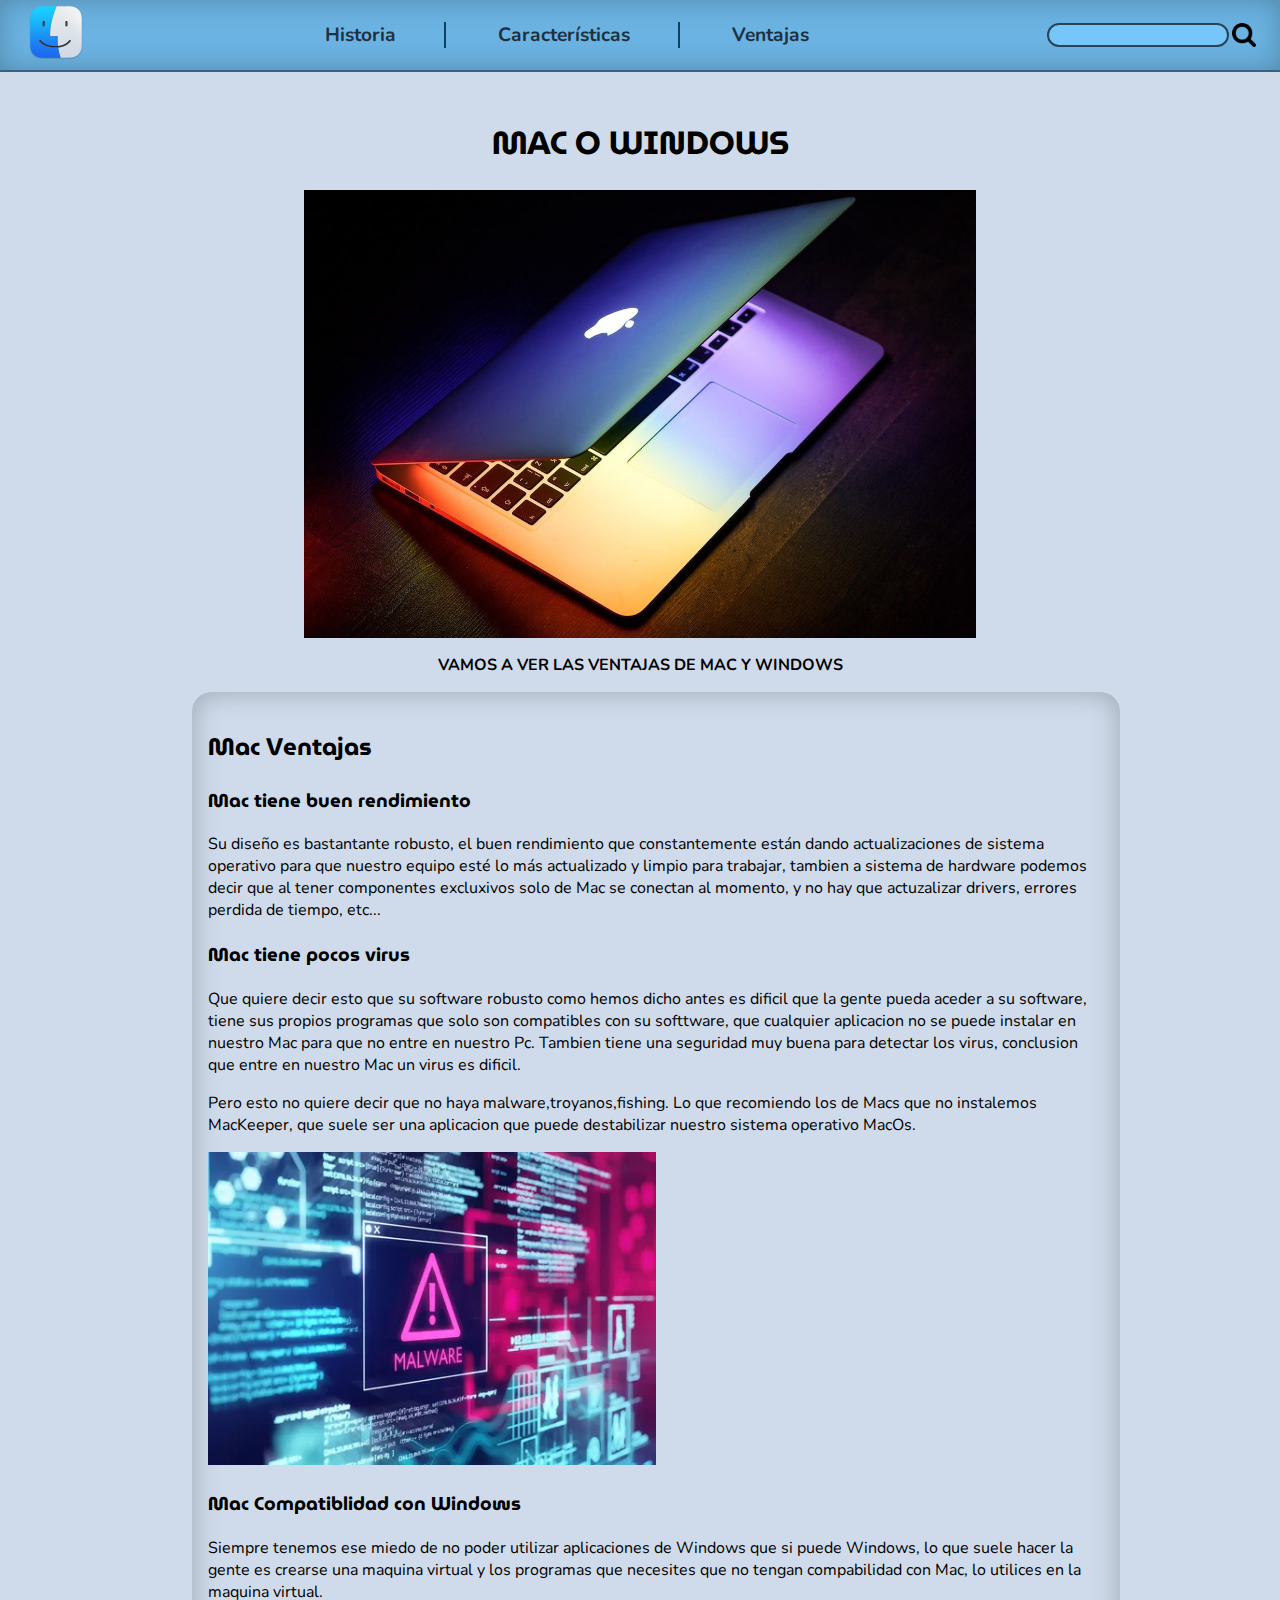
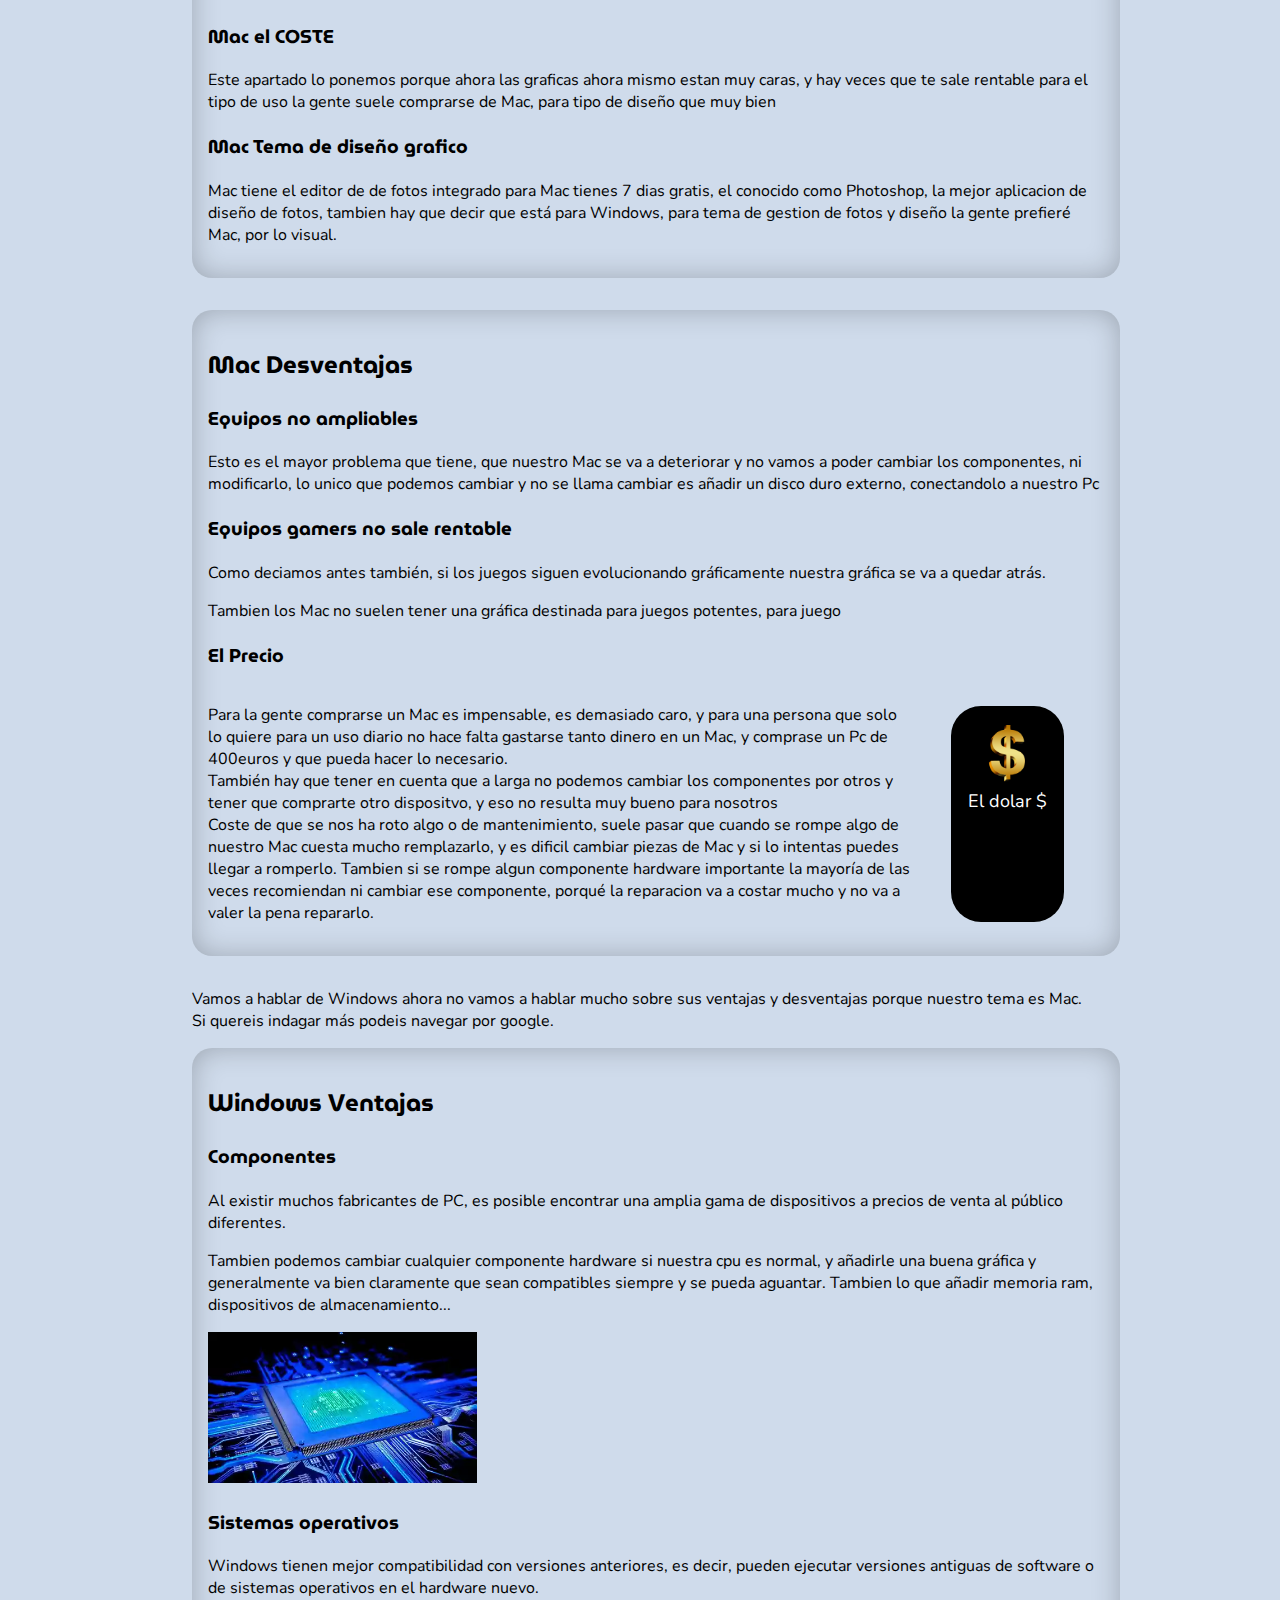
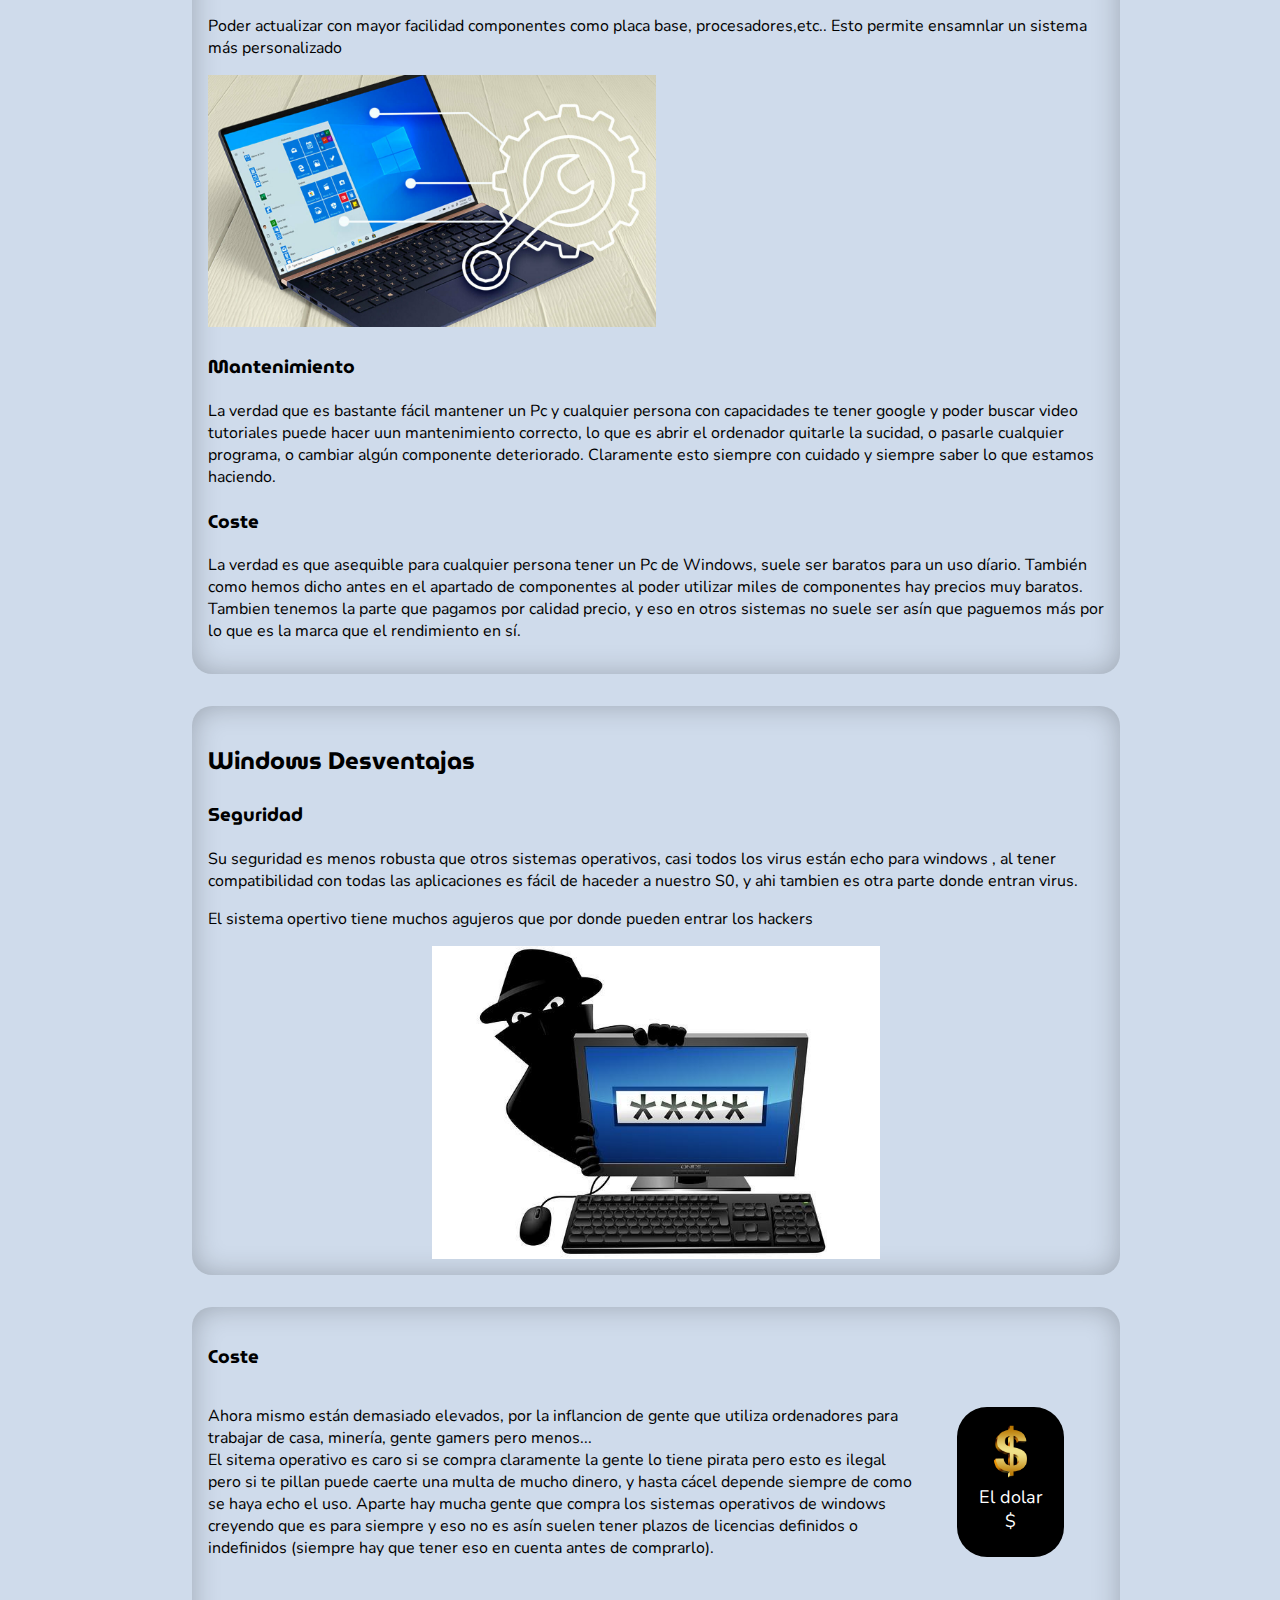
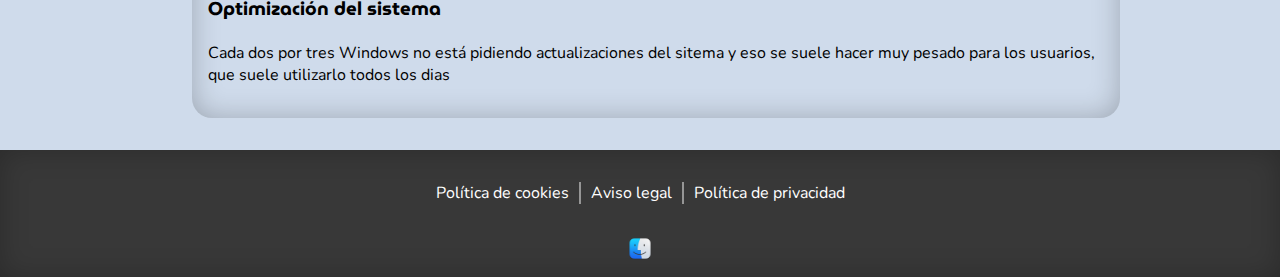
<file: miguel.html>
<!DOCTYPE html>
<html lang="en">

<head>
    <meta charset="UTF-8">
    <meta http-equiv="X-UA-Compatible" content="IE=edge">
    <meta name="viewport" content="width=device-width, initial-scale=1.0">
    <title>MacOs</title>
    <link rel="stylesheet" href="styles.css">
    <link rel="preconnect" href="https://fonts.googleapis.com">
    <link rel="preconnect" href="https://fonts.gstatic.com" crossorigin>
    <link href="https://fonts.googleapis.com/css2?family=MuseoModerno:wght@700&family=Nunito:wght@300&display=swap"
        rel="stylesheet">
</head>

<body>
    <header>
        <a href="index.html"><img src="img/logo.png" alt="Logo" id="logo"></a>
        <nav>
            <a href="juan.html">Historia</a>
            <a href="alvaro.html">Características</a>
            <a class="sinbarra" href="miguel.html">Ventajas</a>
        </nav>
        <div id="buscador">
            <input type="text">
            <img src="img/lupa.png" alt="Buscador" id="lupa">
        </div>
    </header>
    <main>
        <div class="titulo_venta">
            <h1>MAC O WINDOWS</h1>
            <div class="principal_mac">
                <img src="img/1.jpg" alt="Imagen Mac">
            </div>
            
            <p> <b>VAMOS A VER LAS VENTAJAS DE MAC Y WINDOWS</b></p>
        </div>
        <div class="todosDivs">
            <div class="mac_ventajas">
                <h2>Mac Ventajas</h2>
                <h3>Mac tiene buen rendimiento</h3>
                <p>Su diseño es bastantante robusto, el buen rendimiento que constantemente están dando actualizaciones de
                    sistema operativo para que nuestro equipo esté lo más actualizado y limpio para trabajar, tambien a
                    sistema de hardware podemos decir que al tener componentes excluxivos solo de Mac se conectan al
                    momento, y no hay que actuzalizar drivers, errores perdida de tiempo, etc...</p>
                <h3>Mac tiene pocos virus</h3>
                <p>Que quiere decir esto que su software robusto como hemos dicho antes es dificil que la gente pueda aceder
                    a su software, tiene sus propios programas que solo son compatibles con su softtware, que cualquier
                    aplicacion no se puede instalar en nuestro Mac para que no entre en nuestro Pc. Tambien tiene una
                    seguridad muy buena para detectar los virus, conclusion que entre en nuestro Mac un virus es dificil.
                </p>
                <p>Pero esto no quiere decir que no haya malware,troyanos,fishing. Lo que recomiendo los de Macs que no
                    instalemos MacKeeper, que suele ser una aplicacion que puede destabilizar nuestro sistema operativo
                    MacOs.</p>
                <img src="img/seguridad1 (1).png" alt="foto seguridad">
                <h3>Mac Compatiblidad con Windows</h3>
                <p>Siempre tenemos ese miedo de no poder utilizar aplicaciones de Windows que si puede Windows, lo que suele
                    hacer la gente es crearse una maquina virtual y los programas que necesites que no tengan compabilidad
                    con Mac, lo utilices en la maquina virtual.</p>
                <h3>Mac el COSTE</h3>
                <p>Este apartado lo ponemos porque ahora las graficas ahora mismo estan muy caras, y hay veces que te sale
                    rentable para el tipo de uso la gente suele comprarse de Mac, para tipo de diseño que muy bien</p>
                <h3>Mac Tema de diseño grafico</h3>
                <p>Mac tiene el editor de de fotos integrado para Mac tienes 7 dias gratis, el conocido como Photoshop, la
                    mejor aplicacion de diseño de fotos, tambien hay que decir que está para Windows, para tema de gestion
                    de fotos y diseño la gente prefieré Mac, por lo visual.</p>
            </div>
        </div>
        <div class="todosDivs">
                <h2>Mac Desventajas</h2>
                <h3>Equipos no ampliables</h3>
                <p>Esto es el mayor problema que tiene, que nuestro Mac se va a deteriorar y no vamos a poder cambiar los
                    componentes, ni modificarlo, lo unico que podemos cambiar y no se llama cambiar es añadir un disco duro
                    externo, conectandolo a nuestro Pc</p>
                <h3>Equipos gamers no sale rentable</h3>
                <p>Como deciamos antes también, si los juegos siguen evolucionando gráficamente nuestra gráfica se va a
                    quedar atrás. </p>
                <p>Tambien los Mac no suelen tener una gráfica destinada para juegos potentes, para juego</p>
            <h3>El Precio</h3>
            <div class="mac_desventajas">
                <p>Para la gente comprarse un Mac es impensable, es demasiado caro, y para una persona que solo lo quiere
                    para un uso diario no hace falta gastarse tanto dinero en un Mac, y comprase un Pc de 400euros y que
                    pueda hacer lo necesario. 
                <br> También hay que tener en cuenta que a larga no podemos cambiar los componentes por otros y tener que
                    comprarte otro dispositvo, y eso no resulta muy bueno para nosotros
                <br> Coste de que se nos ha roto algo o de mantenimiento, suele pasar que cuando se rompe algo de nuestro Mac
                    cuesta mucho remplazarlo, y es dificil cambiar piezas de Mac y si lo intentas puedes llegar a romperlo.
                    Tambien si se rompe algun componente hardware importante la mayoría de las veces recomiendan ni cambiar
                    ese componente, porqué la reparacion va a costar mucho y no va a valer la pena repararlo. </p>
                <figure>
                    <img src="img/dolar.png" alt="Dinero foto">
                    <figcaption>El dolar $</figcaption>
                </figure>
            </div>
        </div>
        <p>Vamos a hablar de Windows ahora no vamos a hablar mucho sobre sus ventajas y desventajas porque nuestro tema
            es Mac. Si quereis indagar más podeis navegar por google.</p>
        <div class="todosDivs">
            <div class="windows_ventajas">
                <h2>Windows Ventajas</h2>
                <h3>Componentes</h3>
                <p>Al existir muchos fabricantes de PC, es posible encontrar una amplia gama de dispositivos a precios de
                    venta al público diferentes.</p>
                <p>Tambien podemos cambiar cualquier componente hardware si nuestra cpu es normal, y añadirle una buena
                    gráfica y generalmente va bien claramente que sean compatibles siempre y se pueda aguantar. Tambien lo
                    que añadir memoria ram, dispositivos de almacenamiento...</p>
                <div class="cpu_img">
                    <img src="img/cpu.png" alt="Foto de cpu">
                </div>
                <h3>Sistemas operativos</h3>
                <p>Windows tienen mejor compatibilidad con versiones anteriores, es decir, pueden ejecutar versiones
                    antiguas de software o de sistemas operativos en el hardware nuevo.</p>
                <p>Poder actualizar con mayor facilidad componentes como placa base, procesadores,etc.. Esto permite
                    ensamnlar un sistema más personalizado</p>
                <div class="windows_foto">
                    <img src="img/windows.jpg" alt="foto windows">
                </div>
                <h3>Mantenimiento</h3>
                <p>La verdad que es bastante fácil mantener un Pc y cualquier persona con capacidades te tener google y
                    poder buscar video tutoriales puede hacer uun mantenimiento correcto, lo que es abrir el ordenador
                    quitarle la sucidad, o pasarle cualquier programa, o cambiar algún componente deteriorado. Claramente
                    esto siempre con cuidado y siempre saber lo que estamos haciendo.</p>
                <h3>Coste</h3>
                <p>La verdad es que asequible para cualquier persona tener un Pc de Windows, suele ser baratos para un uso
                    díario. También como hemos dicho antes en el apartado de componentes al poder utilizar miles de
                    componentes hay precios muy baratos. Tambien tenemos la parte que pagamos por calidad precio, y eso en
                    otros sistemas no suele ser asín que paguemos más por lo que es la marca que el rendimiento en sí.</p>
            </div>
        </div>
        <div class="todosDivs">
                <h2>Windows Desventajas</h2>
                <h3>Seguridad</h3>
                <p>Su seguridad es menos robusta que otros sistemas operativos, casi todos los virus están echo para windows
                , al tener compatibilidad con todas las aplicaciones es fácil de haceder a nuestro S0, y ahi tambien es otra parte donde entran virus.</p>
                <p>El sistema opertivo tiene muchos agujeros que por donde pueden entrar los hackers</p>
            <div class="windows_desve">
                <img src="img/robo.jpg" alt="">
            </div>
        </div>
        
        <div class="todosDivs">
            <h3>Coste</h3>
            <div class="mac_desventajas">
                <p>Ahora mismo están demasiado elevados, por la inflancion de gente que utiliza ordenadores para trabajar de
                    casa, minería, gente gamers pero menos... <br>
                    El sitema operativo es caro si se compra claramente la gente lo tiene pirata pero esto es ilegal pero si
                    te pillan puede caerte una multa de mucho dinero, y hasta cácel depende siempre de como se haya echo el
                    uso. Aparte hay mucha gente que compra los sistemas operativos de windows creyendo que es para siempre
                    y eso no es asín suelen tener plazos de licencias definidos o indefinidos (siempre hay que tener eso en cuenta 
                    antes de comprarlo).</p>
                    <figure>
                        <img src="img/dolar.png" alt="Dinero foto">
                        <figcaption>El dolar $</figcaption>
                    </figure>
                </div>
                <h3>Optimización del sistema</h3>
                <p>Cada dos por tres Windows no está pidiendo actualizaciones del sitema y eso se suele hacer muy pesado
                para los usuarios, que suele utilizarlo todos los dias</p>
            
        </div>
            
        
        
        
    </main>
    <footer>
        <div class="politica">
            <a href="">Política de cookies</a>
            <a href="">Aviso legal</a>
            <a href="">Política de privacidad</a>
        </div>
        <br>
        <img src="img/logo.png" alt="">
    </footer>
    
</body>

</html>
</file>
<file: styles.css>
/*GENERAL*/
body{
    margin: 0px;
    font-family: 'Nunito', sans-serif;
    background-color: rgb(207, 219, 235);
}
main{
    width: 70%;
    margin: auto;
    padding-top: 6rem;
}

h1,h2,h3,h4{
    font-family: 'MuseoModerno', cursive;
}

/*INICIO*/
header{
    display: flex;
    background-color: rgb(107, 179, 226);
    justify-content: space-between;
    align-items: center;
    border-bottom: 2px solid rgb(58, 98, 124);
    position: fixed;
    z-index: 100;
    width: 100%;
    -webkit-box-shadow: 0px 0px 29px -1px rgba(0,0,0,0.25); 
    box-shadow: inset 0px 0px 29px -1px rgba(0,0,0,0.25); 
}
nav a{
    text-decoration: none;
    font-size: 1.2rem;
    padding-right: 3rem;
    padding-left: 3rem;
    color: rgb(31, 49, 63);
    font-weight: bold;
    border-right: 2px solid rgb(13, 66, 102);
}

nav a:hover{
    text-decoration: underline 1px;
}
a.sinbarra{
    border: 0px;
}
#logo{
    width: 4rem;
    padding-left:1.5rem;
}
#lupa{
    width: 1.5rem;
    padding-left:0.2rem;
}
#buscador{
    display: flex;
    padding-right:1.5rem;

}
#buscador input{
    border-radius: 20px;
    border: 2px solid rgb(42, 67, 87);
    background-color: rgb(119, 198, 250);
    font-family: inherit;
}

/*INDICE*/
summary:hover{
    cursor: pointer;
}
#indice{
    display: flex;
    justify-content: space-between;
    padding-top: 2.4rem;
    flex-wrap: wrap;
    -webkit-box-shadow: 0px 0px 29px -1px rgba(0,0,0,0.25); 
    box-shadow: inset 0px 0px 29px -1px rgba(0,0,0,0.25); 
    border-radius: 20px;
    padding: 2rem;
}
#indice details{
    padding-bottom: 3rem;
    font-size: 2rem;
}
#mac{
    width: 40%;
    display: flex;
    align-items: flex-start;
    flex-wrap: wrap;
}
#mac img{
    width: 100%;
    min-width: 200px;
}
#desplegables{
    display: inline-block;
    width: 30%;
    font-size: 1rem;
}
summary{
    font-size: 1.8rem;
}
.realizacion{
    text-align: center;
    margin-bottom: 17rem;
}

/*ESTETICA*/
.todosDivs{
    -webkit-box-shadow: 0px 0px 29px -1px rgba(0,0,0,0.25); 
    box-shadow: inset 0px 0px 29px -1px rgba(0,0,0,0.25); 
    border-radius: 20px;
    padding: 1rem;
    margin-bottom: 2rem;
    width: 100%;
}

.prueba{
    display: flex;
    justify-content: flex-end;
}

.mitad{
    display: flex;
    width: 103%;
}

/*ALVARO*/
.fuente{
    font-size: 1.2rem;
}
.titulo2{
    font-size: 2.5rem;
    text-align: center;
    border-bottom: 1px solid rgb(58, 98, 124);
    width: 102%;
}
#titulo_tabla{
    text-align: center;
}
.subtitulo2{
    font-size: 1.5rem;
}

#seguridad{
    width: 25%;
    min-width: 200px;
    border-radius: 10px;
    float: right;
}
#derecha{
    display: flex;
    flex-wrap: wrap;
}


#diseño figure{
    float: right;
    text-align: center;
    background-color: rgb(107, 179, 226);
    padding: 1rem;
    border-radius: 20px;
}
#portatil{
    width: 22rem;
}
#diseño2{
    display: flex;
}
#diseño2 figcaption{
    padding-top: 0.6rem;
    font-weight: bold;
}

#sincronizacion img{
    width: 40%;
    border-radius: 14px;
}
#sincronizacion{
    display: flex;
    justify-content: center;
}

#tabla{
    text-align: center;
    font-size: 1.2rem;
}
.titular{
    background-color: rgb(107, 179, 226);
}
th{
    border: 1px solid rgb(31, 49, 63);
    background-color: rgb(107, 179, 226);
}
td{
    border: 1px solid rgb(31, 49, 63);
    border-collapse: collapse;
}

dt{
    font-weight: bold;
}
td:not([class]){
    background-color: rgb(231, 231, 231);
}

/*FOOTER*/
footer{
    position: relative;
    align-items: flex-end;
    bottom: 0;
    left: 0;
    right: 0;
    background-color: rgb(56, 56, 56);
    display: flex;
    justify-content: center;
    height: auto;
    padding-top: 2rem;
    flex-wrap: wrap;
    -webkit-box-shadow: 0px 0px 29px -1px rgba(0,0,0,0.25); 
    box-shadow: inset 0px 0px 29px -1px rgba(0,0,0,0.25); 
}
footer a{
    text-decoration: none;
    color: white;
    border-right: 2px solid rgb(150, 150, 150);
    padding-right: 10px;
    padding-left: 10px;
    text-align: center;
}
.politica{
   width: 100%;
   display: flex;
   justify-content: center;
}
footer a:nth-last-child(1){
    border: none;
}
footer img{
    width: 2%;
    min-width: 10px;
    padding-bottom: 1rem;
    padding-top: 2rem;
}
.logoFooter{
    margin-top: 2.5rem;
    margin-bottom: 3rem;
    display: flex;
    justify-content: center;
}
footer a:hover{
    background-color: white;
    color: rgb(150, 150, 150);
}
/*MIGUEL*/
.titulo_venta{
    text-align: center;
}
.cuerpo_miguel{
    text-align: center;
}
.mac_ventajas img{
    width: 50%;
}
.windows_desve{
    display: flex;
    justify-content: center;
}
.windows_desve img{
    width: 50%;
}
.windows_foto  img{
    width: 50%;
}

.cpu_img img{
    width: 30%;
}
.principal_mac{
    display: flex;
    justify-content: center;
}
.principal_mac img{
    width: 75%;
}
.mac_desventajas{
    display: flex;
    justify-content: center;
}
.mac_desventajas figure{
    float: right;
    text-align: center;
    background-color: black;
    padding: 1rem;
    border-radius: 30px;
}
.mac_desventajas figure{
    font-size: large;
    color: white;
    font-size: bold;
}
.mac_desventajas img{
    width: 75%;
}


/*JUANITO*/
.cincuenta{
    display: flex;
    width: 103%;
    flex-wrap: wrap;
    justify-content: space-between;
}
.cincuenta img{
    border: 3px solid black;
    border-radius: 20px;
    width: 40% ;
    min-width: 200px;
}
.cincuenta p{
    width: 30%;
    font-size: 1.2rem;
}
</file>
